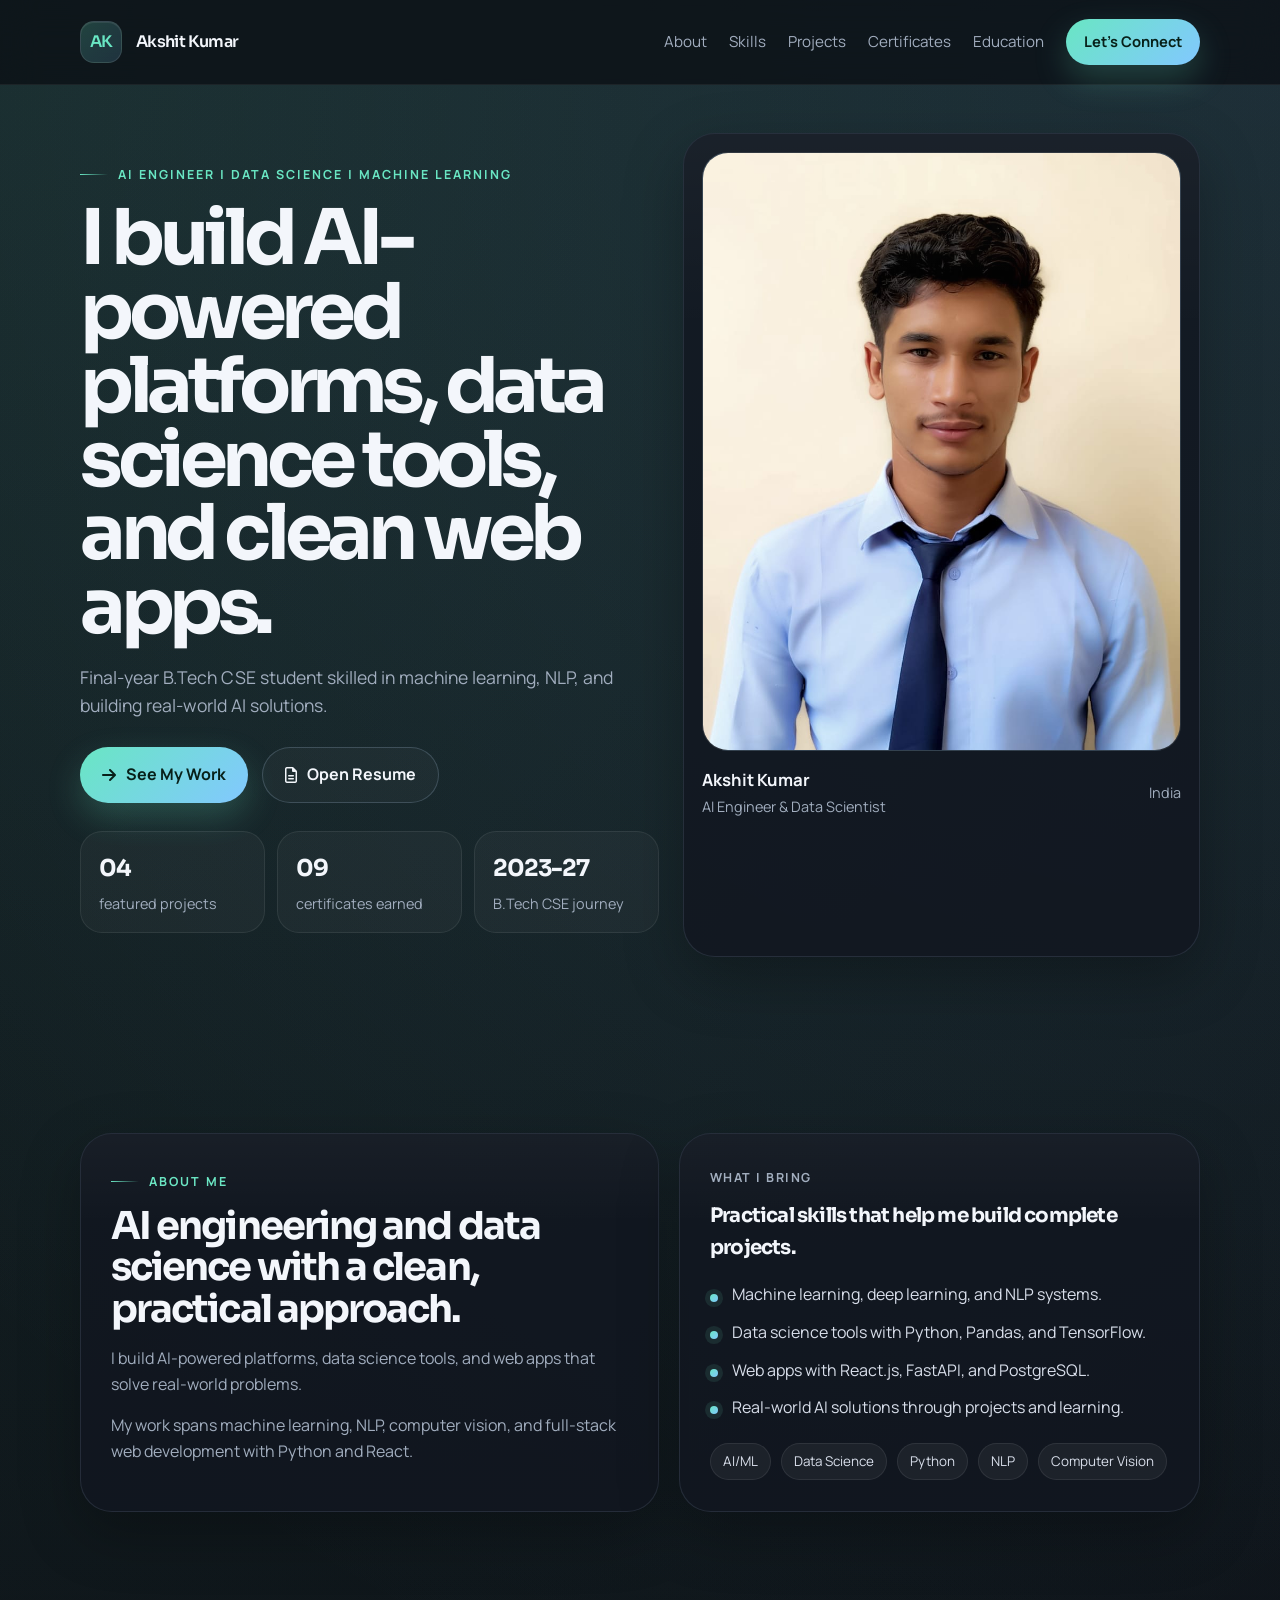
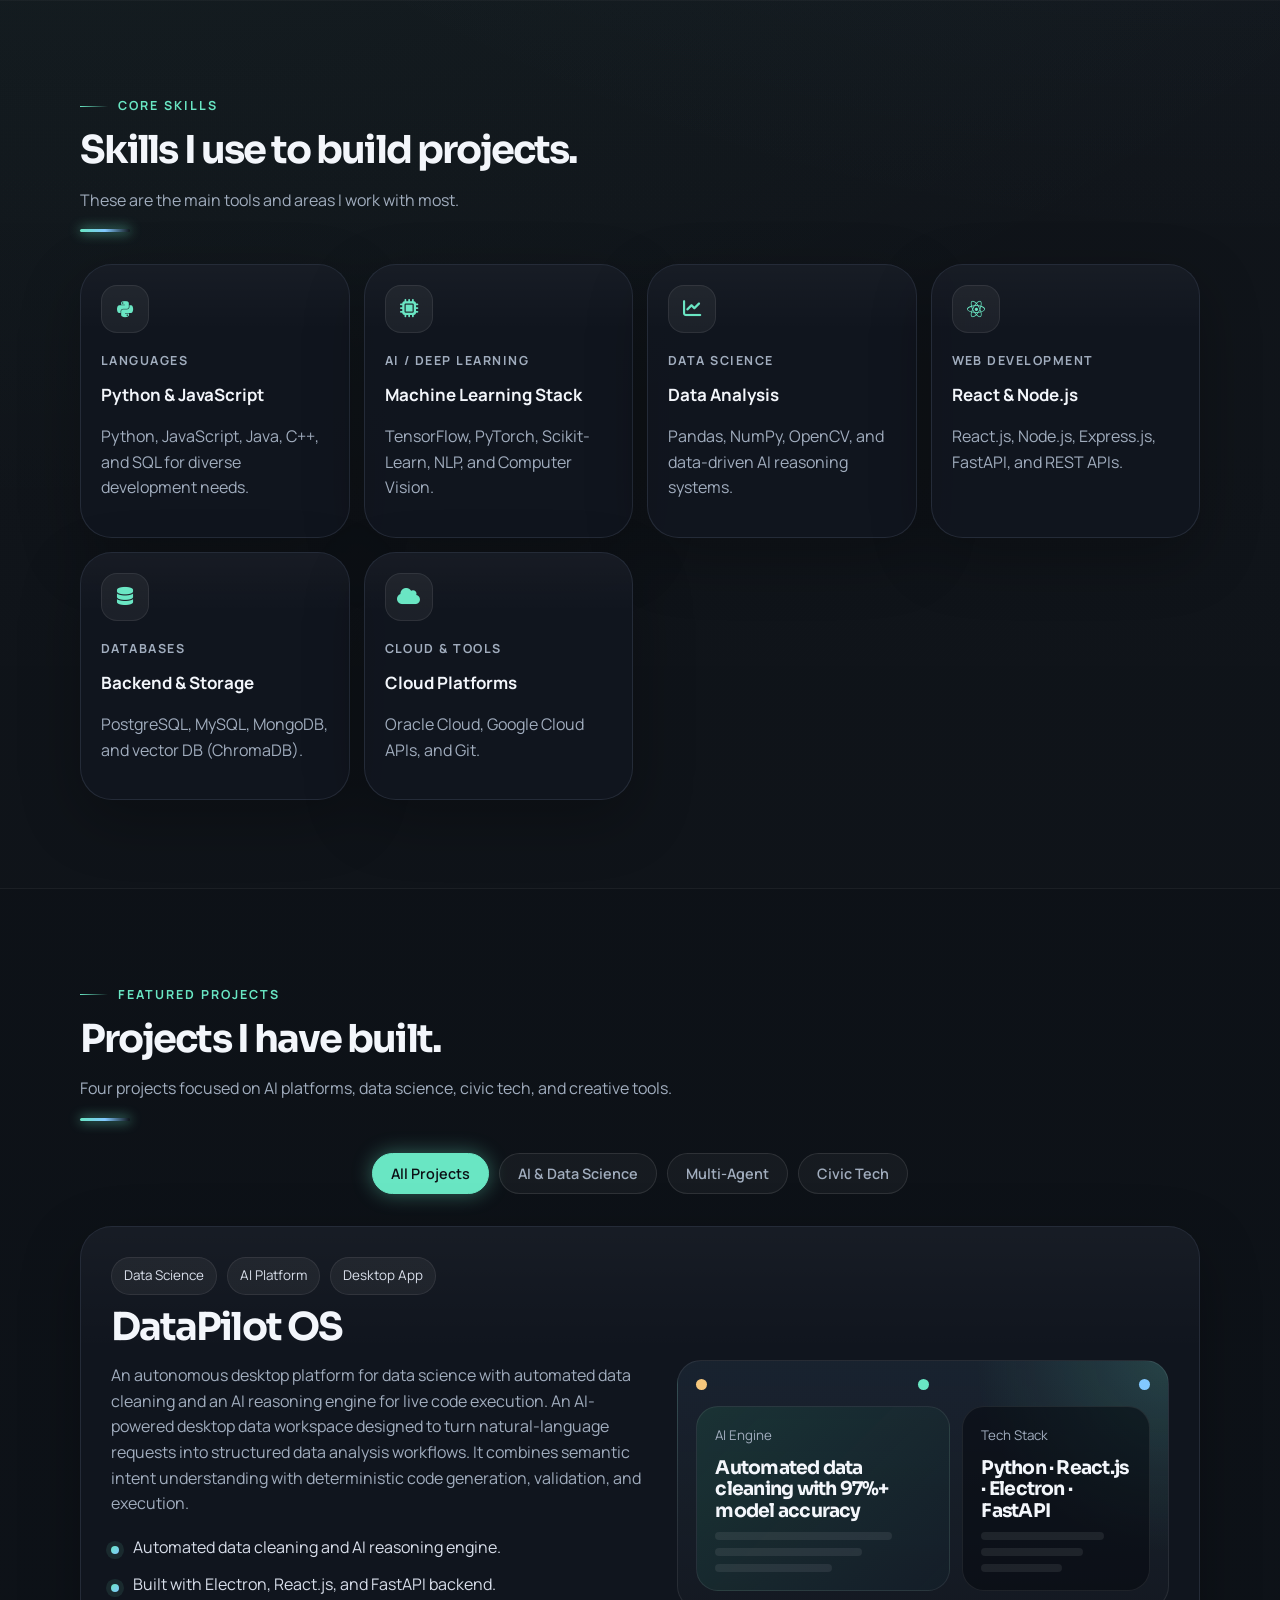
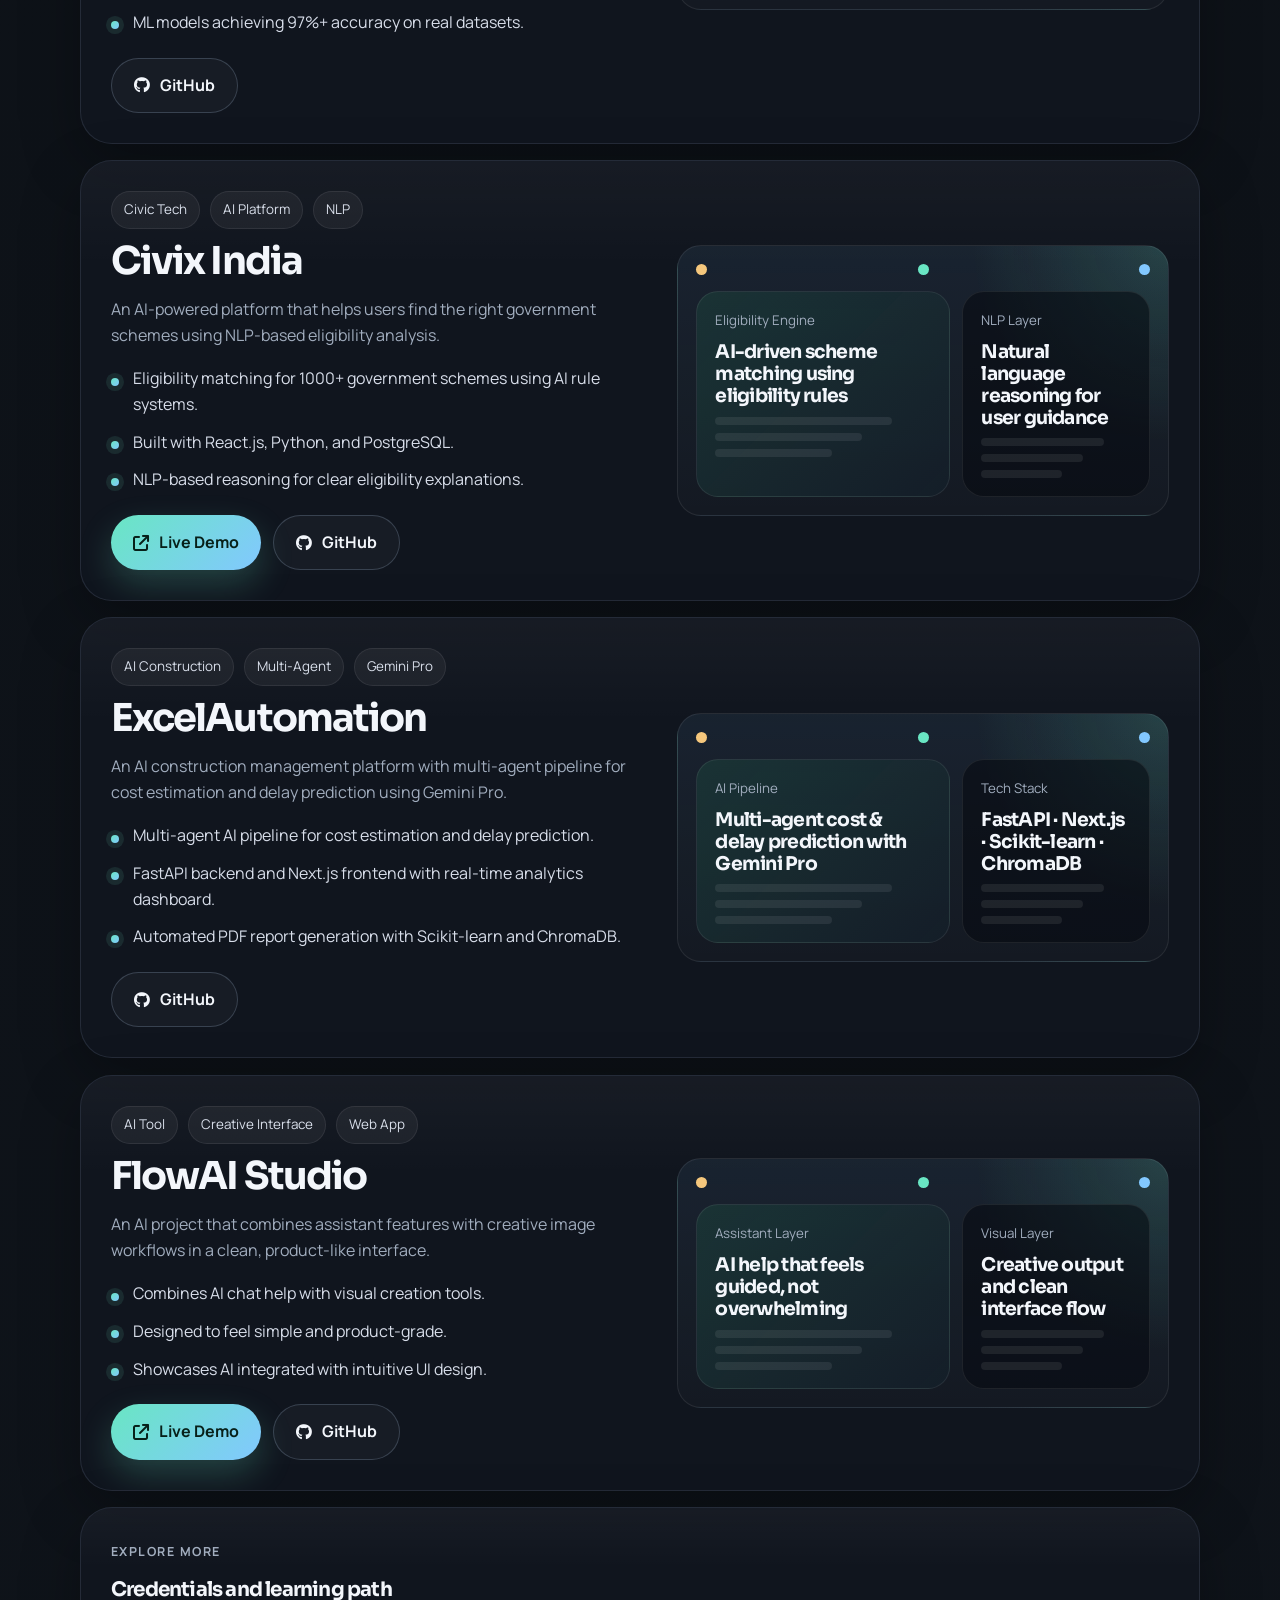
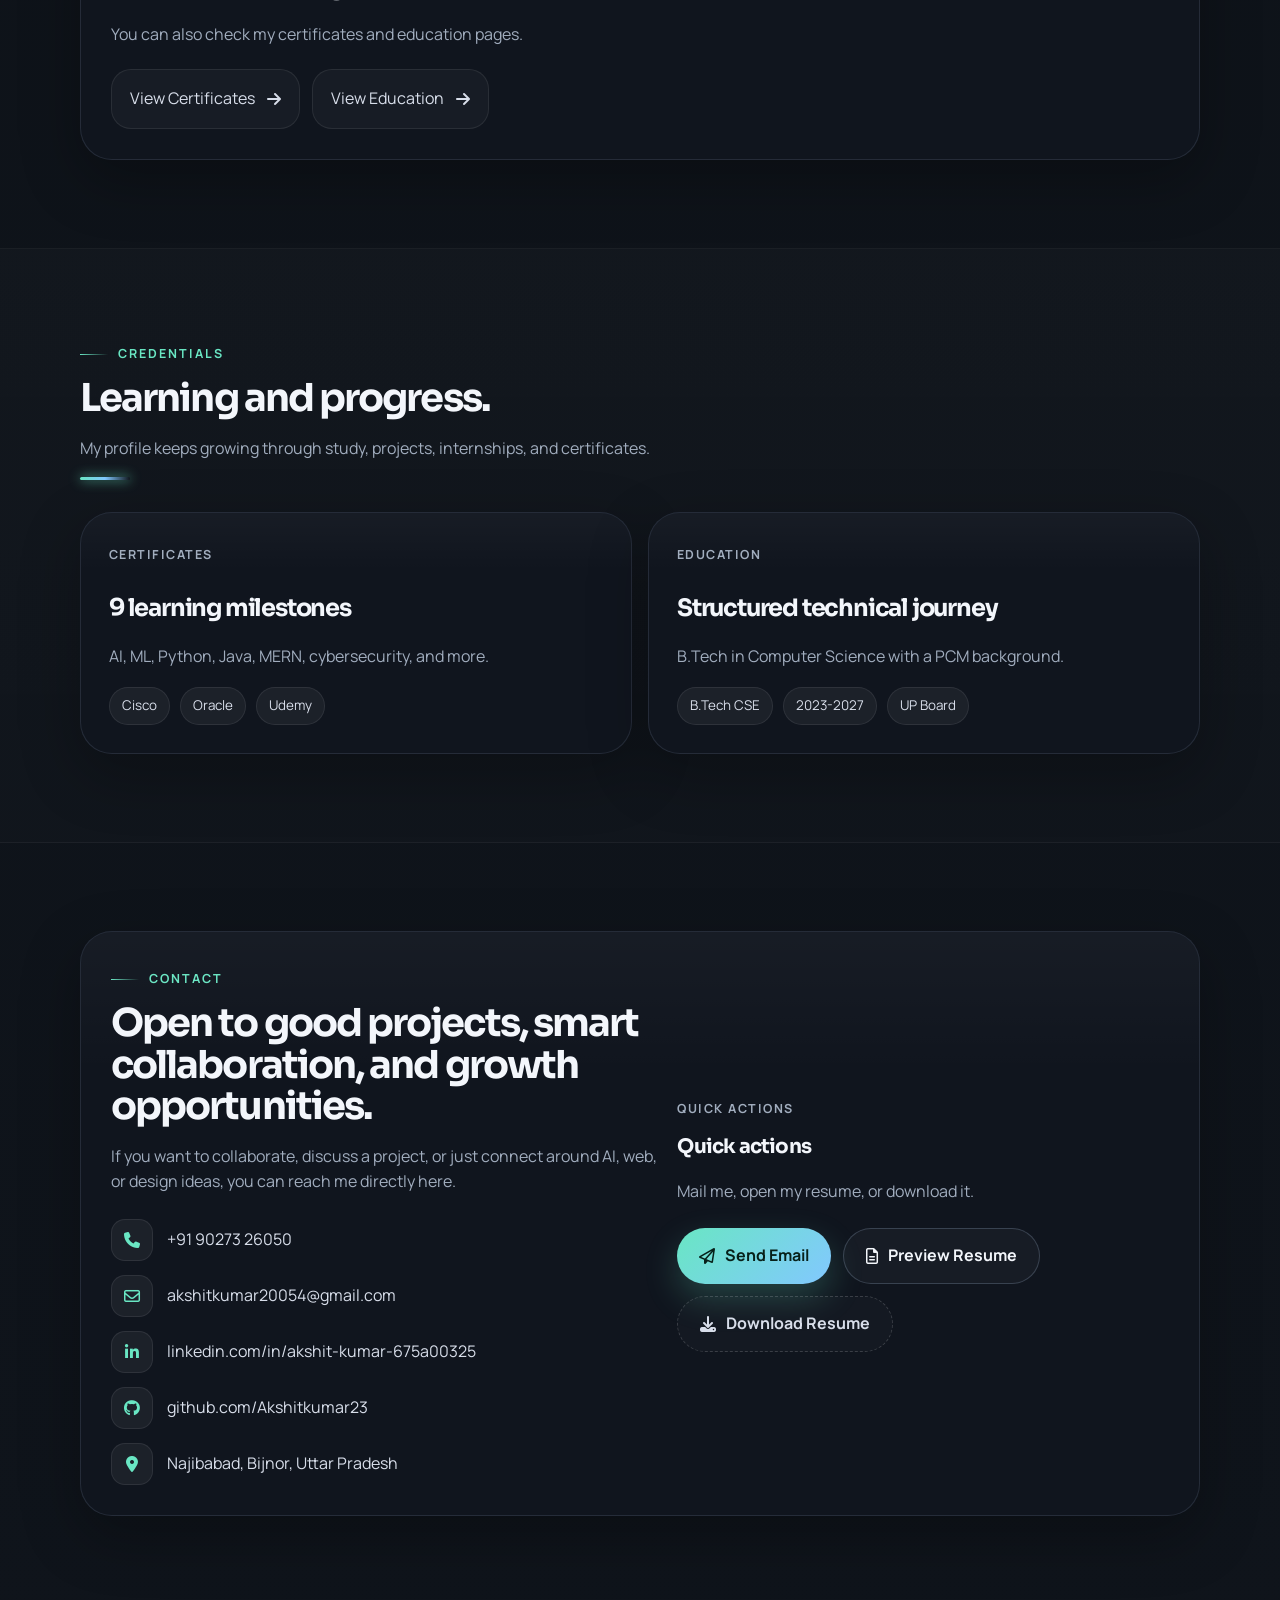
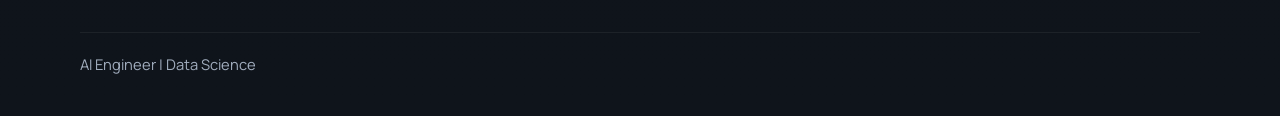
<file: index.html>
<!DOCTYPE html>
<html lang="en">

<head>
  <meta charset="UTF-8">
  <meta name="viewport" content="width=device-width, initial-scale=1.0">
  <meta name="description"
    content="Akshit Kumar is an AI Engineer building AI-powered platforms, data science tools, and web applications using Python, React.js, and machine learning.">
  <title>Akshit Kumar | AI Engineer &amp; Data Scientist</title>
  <link rel="preconnect" href="https://fonts.googleapis.com">
  <link rel="preconnect" href="https://fonts.gstatic.com" crossorigin>
  <link
    href="https://fonts.googleapis.com/css2?family=Manrope:wght@400;500;600;700;800&family=Sora:wght@500;600;700;800&display=swap"
    rel="stylesheet">
  <link rel="stylesheet" href="https://cdnjs.cloudflare.com/ajax/libs/font-awesome/6.5.2/css/all.min.css">
  <link rel="stylesheet" href="styles.css">
</head>

<body>
  <header class="site-header">
    <div class="container header-inner">
      <a href="index.html" class="brand" aria-label="Akshit Kumar portfolio home">
        <span class="brand-mark">AK</span>
        <span>Akshit Kumar</span>
      </a>

      <button class="menu-toggle" type="button" aria-expanded="false" aria-controls="site-nav" data-menu-toggle>
        <span></span>
        <span></span>
        <span></span>
      </button>

      <nav class="site-nav" id="site-nav" data-menu>
        <a class="nav-link" href="#about">About</a>
        <a class="nav-link" href="#skills">Skills</a>
        <a class="nav-link" href="#projects">Projects</a>
        <a class="nav-link" href="certificates.html">Certificates</a>
        <a class="nav-link" href="education.html">Education</a>
        <a class="button button-primary button-compact" href="#contact">Let's Connect</a>
      </nav>
    </div>
  </header>

  <main>
    <section class="section hero-section" id="home">
      <div class="container hero-layout">
        <div class="hero-copy reveal">
          <span class="eyebrow">AI Engineer | Data Science | Machine Learning</span>
          <h1 class="hero-title">I build AI-powered platforms, data science tools, and clean web apps.</h1>
          <p class="hero-description">
            Final-year B.Tech CSE student skilled in machine learning, NLP, and building real-world AI solutions.
          </p>

          <div class="hero-actions">
            <a class="button button-primary" href="#projects">
              <i class="fa-solid fa-arrow-right"></i>
              <span>See My Work</span>
            </a>
            <button class="button button-secondary" type="button" data-open-resume>
              <i class="fa-regular fa-file-lines"></i>
              <span>Open Resume</span>
            </button>
          </div>

          <div class="hero-stat-row">
            <div class="mini-stat">
              <strong>04</strong>
              <span>featured projects</span>
            </div>
            <div class="mini-stat">
              <strong>09</strong>
              <span>certificates earned</span>
            </div>
            <div class="mini-stat">
              <strong>2023-27</strong>
              <span>B.Tech CSE journey</span>
            </div>
          </div>
        </div>

        <div class="hero-stack reveal delay-1">
          <article class="panel hero-photo-panel tilt-card">
            <div class="hero-photo-wrap">
              <img src="photo/akshit.jpg" alt="Portrait of Akshit Kumar">
            </div>
            <div class="hero-photo-note">
              <div>
                <strong>Akshit Kumar</strong>
                <span>AI Engineer &amp; Data Scientist</span>
              </div>
              <span>India</span>
            </div>
          </article>

        </div>
      </div>
    </section>

    <section class="section" id="about">
      <div class="container about-grid">
        <article class="panel about-panel reveal">
          <span class="eyebrow">About Me</span>
          <h2 class="section-title">AI engineering and data science with a clean, practical approach.</h2>
          <p class="section-copy">
            I build AI-powered platforms, data science tools, and web apps that solve real-world problems.
          </p>
          <p class="section-copy">
            My work spans machine learning, NLP, computer vision, and full-stack web development with Python and React.
          </p>
        </article>

        <article class="panel highlight-panel reveal delay-1">
          <span class="skill-label">What I Bring</span>
          <h3>Practical skills that help me build complete projects.</h3>
          <ul class="feature-list">
            <li>Machine learning, deep learning, and NLP systems.</li>
            <li>Data science tools with Python, Pandas, and TensorFlow.</li>
            <li>Web apps with React.js, FastAPI, and PostgreSQL.</li>
            <li>Real-world AI solutions through projects and learning.</li>
          </ul>

          <div class="chip-row" style="margin-top: 22px;">
            <span class="chip">AI/ML</span>
            <span class="chip">Data Science</span>
            <span class="chip">Python</span>
            <span class="chip">NLP</span>
            <span class="chip">Computer Vision</span>
          </div>
        </article>
      </div>
    </section>

    <section class="section section-muted" id="skills">
      <div class="container">
        <div class="section-head reveal">
          <span class="eyebrow">Core Skills</span>
          <h2 class="section-title">Skills I use to build projects.</h2>
          <p class="section-copy">
            These are the main tools and areas I work with most.
          </p>
        </div>

        <div class="skill-grid">
          <article class="panel skill-card reveal">
            <div class="card-icon"><i class="fa-brands fa-python"></i></div>
            <span class="skill-label">Languages</span>
            <h3>Python &amp; JavaScript</h3>
            <p>Python, JavaScript, Java, C++, and SQL for diverse development needs.</p>
          </article>

          <article class="panel skill-card reveal delay-1">
            <div class="card-icon"><i class="fa-solid fa-microchip"></i></div>
            <span class="skill-label">AI / Deep Learning</span>
            <h3>Machine Learning Stack</h3>
            <p>TensorFlow, PyTorch, Scikit-Learn, NLP, and Computer Vision.</p>
          </article>

          <article class="panel skill-card reveal delay-2">
            <div class="card-icon"><i class="fa-solid fa-chart-line"></i></div>
            <span class="skill-label">Data Science</span>
            <h3>Data Analysis</h3>
            <p>Pandas, NumPy, OpenCV, and data-driven AI reasoning systems.</p>
          </article>

          <article class="panel skill-card reveal">
            <div class="card-icon"><i class="fa-brands fa-react"></i></div>
            <span class="skill-label">Web Development</span>
            <h3>React &amp; Node.js</h3>
            <p>React.js, Node.js, Express.js, FastAPI, and REST APIs.</p>
          </article>

          <article class="panel skill-card reveal delay-1">
            <div class="card-icon"><i class="fa-solid fa-database"></i></div>
            <span class="skill-label">Databases</span>
            <h3>Backend &amp; Storage</h3>
            <p>PostgreSQL, MySQL, MongoDB, and vector DB (ChromaDB).</p>
          </article>

          <article class="panel skill-card reveal delay-2">
            <div class="card-icon"><i class="fa-solid fa-cloud"></i></div>
            <span class="skill-label">Cloud &amp; Tools</span>
            <h3>Cloud Platforms</h3>
            <p>Oracle Cloud, Google Cloud APIs, and Git.</p>
          </article>
        </div>
      </div>
    </section>

    <section class="section" id="projects">
      <div class="container">
        <div class="section-head reveal">
          <span class="eyebrow">Featured Projects</span>
          <h2 class="section-title">Projects I have built.</h2>
          <p class="section-copy">
            Four projects focused on AI platforms, data science, civic tech, and creative tools.
          </p>
        </div>

        <div class="project-filter-row reveal">
          <button class="filter-btn is-active" type="button" data-filter="all">All Projects</button>
          <button class="filter-btn" type="button" data-filter="ai-ds">AI &amp; Data Science</button>
          <button class="filter-btn" type="button" data-filter="multi-agent">Multi-Agent</button>
          <button class="filter-btn" type="button" data-filter="civic-tech">Civic Tech</button>
        </div>

        <div class="project-showcase-stack">
          <article class="panel project-feature tilt-card reveal" data-category="ai-ds">
            <div>
              <div class="chip-row">
                <span class="chip">Data Science</span>
                <span class="chip">AI Platform</span>
                <span class="chip">Desktop App</span>
              </div>

              <h3>DataPilot OS</h3>
              <p class="section-copy">
                An autonomous desktop platform for data science with automated data cleaning and an AI reasoning engine
                for live code execution.
                An AI-powered desktop data workspace designed to turn natural-language requests into structured data analysis workflows. It combines semantic intent understanding with deterministic code generation, validation, and execution.
              </p>

              <ul class="feature-list">
                <li>Automated data cleaning and AI reasoning engine.</li>
                <li>Built with Electron, React.js, and FastAPI backend.</li>
                <li>ML models achieving 97%+ accuracy on real datasets.</li>
              </ul>

              <div class="project-actions">
                <a class="button button-secondary" href="https://github.com/Akshitkumar23" target="_blank"
                  rel="noreferrer">
                  <i class="fa-brands fa-github"></i>
                  <span>GitHub</span>
                </a>
              </div>
            </div>

            <div class="preview-window">
              <div class="preview-toolbar">
                <span class="preview-dot"></span>
                <span class="preview-dot"></span>
                <span class="preview-dot"></span>
              </div>
              <div class="preview-grid">
                <div class="preview-card accent">
                  <small>AI Engine</small>
                  <strong>Automated data cleaning with 97%+ model accuracy</strong>
                  <div class="preview-lines">
                    <span></span>
                    <span></span>
                    <span></span>
                  </div>
                </div>
                <div class="preview-card">
                  <small>Tech Stack</small>
                  <strong>Python · React.js · Electron · FastAPI</strong>
                  <div class="preview-lines">
                    <span></span>
                    <span></span>
                    <span></span>
                  </div>
                </div>
              </div>
            </div>
          </article>

          <article class="panel project-feature tilt-card reveal delay-1" data-category="civic-tech ai-ds">
            <div>
              <div class="chip-row">
                <span class="chip">Civic Tech</span>
                <span class="chip">AI Platform</span>
                <span class="chip">NLP</span>
              </div>

              <h3>Civix India</h3>
              <p class="section-copy">
                An AI-powered platform that helps users find the right government schemes using NLP-based eligibility
                analysis.
              </p>

              <ul class="feature-list">
                <li>Eligibility matching for 1000+ government schemes using AI rule systems.</li>
                <li>Built with React.js, Python, and PostgreSQL.</li>
                <li>NLP-based reasoning for clear eligibility explanations.</li>
              </ul>

              <div class="project-actions">
                <a class="button button-primary" href="https://civixai07.vercel.app" target="_blank" rel="noreferrer">
                  <i class="fa-solid fa-arrow-up-right-from-square"></i>
                  <span>Live Demo</span>
                </a>
                <a class="button button-secondary" href="https://github.com/Akshitkumar23/CivixAI.git" target="_blank"
                  rel="noreferrer">
                  <i class="fa-brands fa-github"></i>
                  <span>GitHub</span>
                </a>
              </div>
            </div>

            <div class="preview-window">
              <div class="preview-toolbar">
                <span class="preview-dot"></span>
                <span class="preview-dot"></span>
                <span class="preview-dot"></span>
              </div>
              <div class="preview-grid">
                <div class="preview-card accent">
                  <small>Eligibility Engine</small>
                  <strong>AI-driven scheme matching using eligibility rules</strong>
                  <div class="preview-lines">
                    <span></span>
                    <span></span>
                    <span></span>
                  </div>
                </div>
                <div class="preview-card">
                  <small>NLP Layer</small>
                  <strong>Natural language reasoning for user guidance</strong>
                  <div class="preview-lines">
                    <span></span>
                    <span></span>
                    <span></span>
                  </div>
                </div>
              </div>
            </div>
          </article>

          <article class="panel project-feature tilt-card reveal delay-2" data-category="multi-agent ai-ds">
            <div>
              <div class="chip-row">
                <span class="chip">AI Construction</span>
                <span class="chip">Multi-Agent</span>
                <span class="chip">Gemini Pro</span>
              </div>

              <h3>ExcelAutomation</h3>
              <p class="section-copy">
                An AI construction management platform with multi-agent pipeline for cost estimation and delay
                prediction using Gemini Pro.
              </p>

              <ul class="feature-list">
                <li>Multi-agent AI pipeline for cost estimation and delay prediction.</li>
                <li>FastAPI backend and Next.js frontend with real-time analytics dashboard.</li>
                <li>Automated PDF report generation with Scikit-learn and ChromaDB.</li>
              </ul>

              <div class="project-actions">
                <a class="button button-secondary" href="https://github.com/Akshitkumar23" target="_blank"
                  rel="noreferrer">
                  <i class="fa-brands fa-github"></i>
                  <span>GitHub</span>
                </a>
              </div>
            </div>

            <div class="preview-window">
              <div class="preview-toolbar">
                <span class="preview-dot"></span>
                <span class="preview-dot"></span>
                <span class="preview-dot"></span>
              </div>
              <div class="preview-grid">
                <div class="preview-card accent">
                  <small>AI Pipeline</small>
                  <strong>Multi-agent cost &amp; delay prediction with Gemini Pro</strong>
                  <div class="preview-lines">
                    <span></span>
                    <span></span>
                    <span></span>
                  </div>
                </div>
                <div class="preview-card">
                  <small>Tech Stack</small>
                  <strong>FastAPI · Next.js · Scikit-learn · ChromaDB</strong>
                  <div class="preview-lines">
                    <span></span>
                    <span></span>
                    <span></span>
                  </div>
                </div>
              </div>
            </div>
          </article>

          <article class="panel project-feature tilt-card reveal" data-category="ai-ds">
            <div>
              <div class="chip-row">
                <span class="chip">AI Tool</span>
                <span class="chip">Creative Interface</span>
                <span class="chip">Web App</span>
              </div>

              <h3>FlowAI Studio</h3>
              <p class="section-copy">
                An AI project that combines assistant features with creative image workflows in a clean, product-like
                interface.
              </p>

              <ul class="feature-list">
                <li>Combines AI chat help with visual creation tools.</li>
                <li>Designed to feel simple and product-grade.</li>
                <li>Showcases AI integrated with intuitive UI design.</li>
              </ul>

              <div class="project-actions">
                <a class="button button-primary" href="https://flowai-studio.onrender.com/" target="_blank"
                  rel="noreferrer">
                  <i class="fa-solid fa-arrow-up-right-from-square"></i>
                  <span>Live Demo</span>
                </a>
                <a class="button button-secondary" href="https://github.com/Akshitkumar23" target="_blank"
                  rel="noreferrer">
                  <i class="fa-brands fa-github"></i>
                  <span>GitHub</span>
                </a>
              </div>
            </div>

            <div class="preview-window">
              <div class="preview-toolbar">
                <span class="preview-dot"></span>
                <span class="preview-dot"></span>
                <span class="preview-dot"></span>
              </div>
              <div class="preview-grid">
                <div class="preview-card accent">
                  <small>Assistant Layer</small>
                  <strong>AI help that feels guided, not overwhelming</strong>
                  <div class="preview-lines">
                    <span></span>
                    <span></span>
                    <span></span>
                  </div>
                </div>
                <div class="preview-card">
                  <small>Visual Layer</small>
                  <strong>Creative output and clean interface flow</strong>
                  <div class="preview-lines">
                    <span></span>
                    <span></span>
                    <span></span>
                  </div>
                </div>
              </div>
            </div>
          </article>

          <article class="panel project-side reveal">
            <span class="skill-label">Explore More</span>
            <h3>Credentials and learning path</h3>
            <p>
              You can also check my certificates and education pages.
            </p>
            <div class="inline-actions">
              <a class="inline-card-link" href="certificates.html">
                <span>View Certificates</span>
                <i class="fa-solid fa-arrow-right"></i>
              </a>
              <a class="inline-card-link" href="education.html">
                <span>View Education</span>
                <i class="fa-solid fa-arrow-right"></i>
              </a>
            </div>
          </article>
        </div>
      </div>
    </section>

    <section class="section section-muted">
      <div class="container">
        <div class="section-head reveal">
          <span class="eyebrow">Credentials</span>
          <h2 class="section-title">Learning and progress.</h2>
          <p class="section-copy">
            My profile keeps growing through study, projects, internships, and certificates.
          </p>
        </div>

        <div class="credential-grid">
          <a href="certificates.html" class="panel credential-card reveal">
            <span class="skill-label">Certificates</span>
            <h3>9 learning milestones</h3>
            <p>
              AI, ML, Python, Java, MERN, cybersecurity, and more.
            </p>
            <div class="chip-row" style="margin-top: 18px;">
              <span class="chip">Cisco</span>
              <span class="chip">Oracle</span>
              <span class="chip">Udemy</span>
            </div>
          </a>

          <a href="education.html" class="panel credential-card reveal delay-1">
            <span class="skill-label">Education</span>
            <h3>Structured technical journey</h3>
            <p>
              B.Tech in Computer Science with a PCM background.
            </p>
            <div class="chip-row" style="margin-top: 18px;">
              <span class="chip">B.Tech CSE</span>
              <span class="chip">2023-2027</span>
              <span class="chip">UP Board</span>
            </div>
          </a>
        </div>
      </div>
    </section>

    <section class="section" id="contact">
      <div class="container">
        <article class="panel contact-panel reveal">
          <div>
            <span class="eyebrow">Contact</span>
            <h2 class="section-title">Open to good projects, smart collaboration, and growth opportunities.</h2>
            <p class="section-copy">
              If you want to collaborate, discuss a project, or just connect around AI, web, or design ideas, you can
              reach me directly here.
            </p>

            <ul class="contact-links">
              <li>
                <a href="tel:+919027326050">
                  <i class="fa-solid fa-phone"></i>
                  <span>+91 90273 26050</span>
                </a>
              </li>
              <li>
                <a href="mailto:akshitkumar20054@gmail.com">
                  <i class="fa-regular fa-envelope"></i>
                  <span>akshitkumar20054@gmail.com</span>
                </a>
              </li>
              <li>
                <a href="https://www.linkedin.com/in/akshit-kumar-675a00325" target="_blank" rel="noreferrer">
                  <i class="fa-brands fa-linkedin-in"></i>
                  <span>linkedin.com/in/akshit-kumar-675a00325</span>
                </a>
              </li>
              <li>
                <a href="https://github.com/Akshitkumar23" target="_blank" rel="noreferrer">
                  <i class="fa-brands fa-github"></i>
                  <span>github.com/Akshitkumar23</span>
                </a>
              </li>
              <li>
                <a href="https://maps.google.com/?q=Najibabad,Bijnor,Uttar+Pradesh" target="_blank" rel="noreferrer">
                  <i class="fa-solid fa-location-dot"></i>
                  <span>Najibabad, Bijnor, Uttar Pradesh</span>
                </a>
              </li>
            </ul>
          </div>

          <div>
            <span class="skill-label">Quick Actions</span>
            <h3>Quick actions</h3>
            <p class="muted">
              Mail me, open my resume, or download it.
            </p>

            <div class="contact-actions" style="margin-top: 24px;">
              <a class="button button-primary" href="mailto:akshitkumar20054@gmail.com">
                <i class="fa-regular fa-paper-plane"></i>
                <span>Send Email</span>
              </a>
              <button class="button button-secondary" type="button" data-open-resume>
                <i class="fa-regular fa-file-lines"></i>
                <span>Preview Resume</span>
              </button>
              <a class="button button-ghost" href="akshit_resume-1.pdf" download="Akshit-Kumar-Resume.pdf">
                <i class="fa-solid fa-download"></i>
                <span>Download Resume</span>
              </a>
            </div>
          </div>
        </article>
      </div>
    </section>
  </main>

  <footer class="site-footer">
    <div class="container footer-row">
      <span>AI Engineer | Data Science</span>
    </div>
  </footer>

  <div class="modal" id="resume-modal" aria-hidden="true">
    <div class="modal-backdrop" data-close-resume></div>
    <div class="modal-dialog resume-dialog">
      <div class="modal-header">
        <h2 id="resume-modal-title">Resume Preview</h2>
        <button class="modal-close" type="button" aria-label="Close resume preview" data-close-resume>
          <i class="fa-solid fa-xmark"></i>
        </button>
      </div>

      <div class="modal-body resume-body">
        <div class="resume-frame-wrap">
          <iframe class="resume-frame" src="akshit_resume-1.pdf#view=FitH" title="Akshit Kumar resume PDF preview">
          </iframe>
        </div>
      </div>

      <div class="modal-footer">
        <span class="modal-count">Preview, open, or download the latest PDF resume</span>
        <div class="modal-footer-actions">
          <a class="button button-secondary button-compact" href="akshit_resume-1.pdf" target="_blank" rel="noreferrer">
            <i class="fa-solid fa-up-right-from-square"></i>
            <span>Open PDF</span>
          </a>
          <a class="button button-primary button-compact" href="akshit_resume-1.pdf" download="Akshit-Kumar-Resume.pdf">
            <i class="fa-solid fa-download"></i>
            <span>Download Resume</span>
          </a>
        </div>
      </div>
    </div>
  </div>

  <!-- Copy Toast Notification -->
  <div class="toast-notification" id="copy-toast" aria-live="polite">
    <i class="fa-solid fa-circle-check" style="color: var(--accent);"></i>
    <span id="toast-message">Copied to Clipboard!</span>
  </div>

  <script src="portfolio.js"></script>
</body>

</html>
</file>
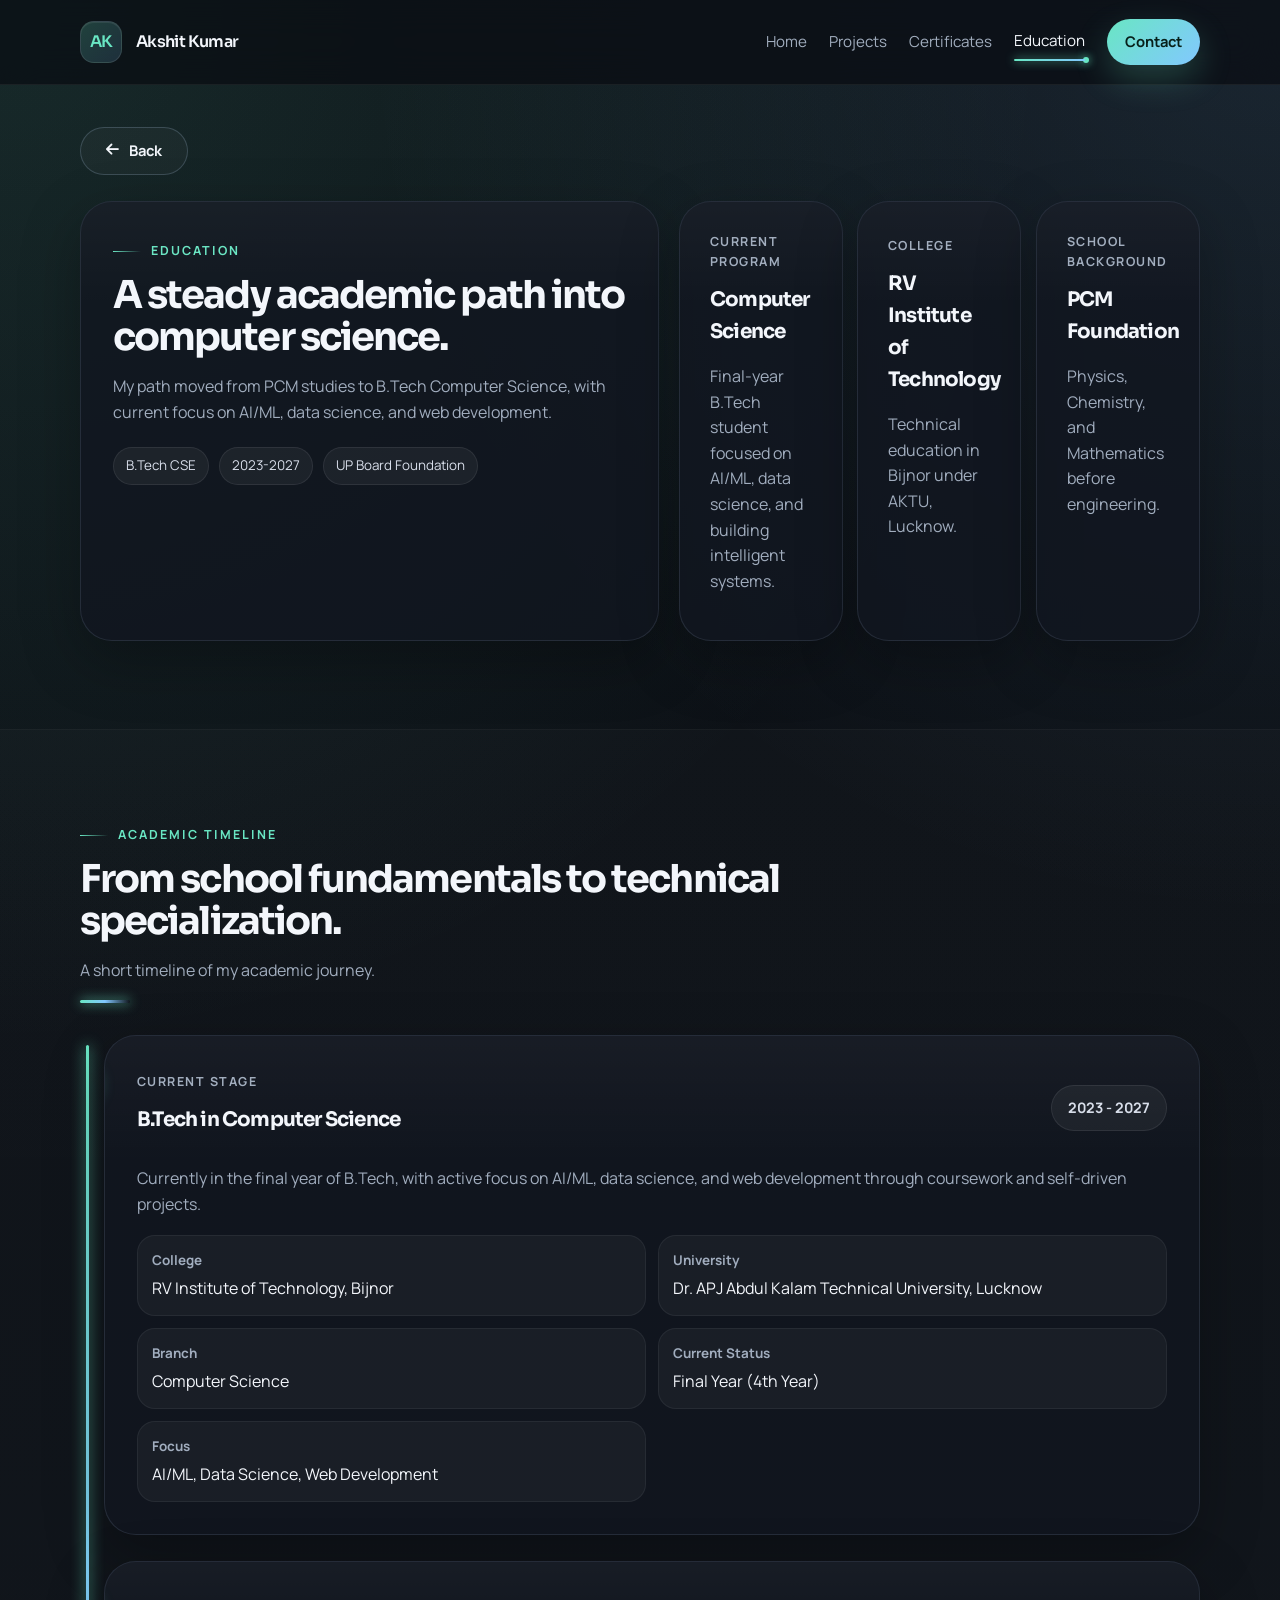
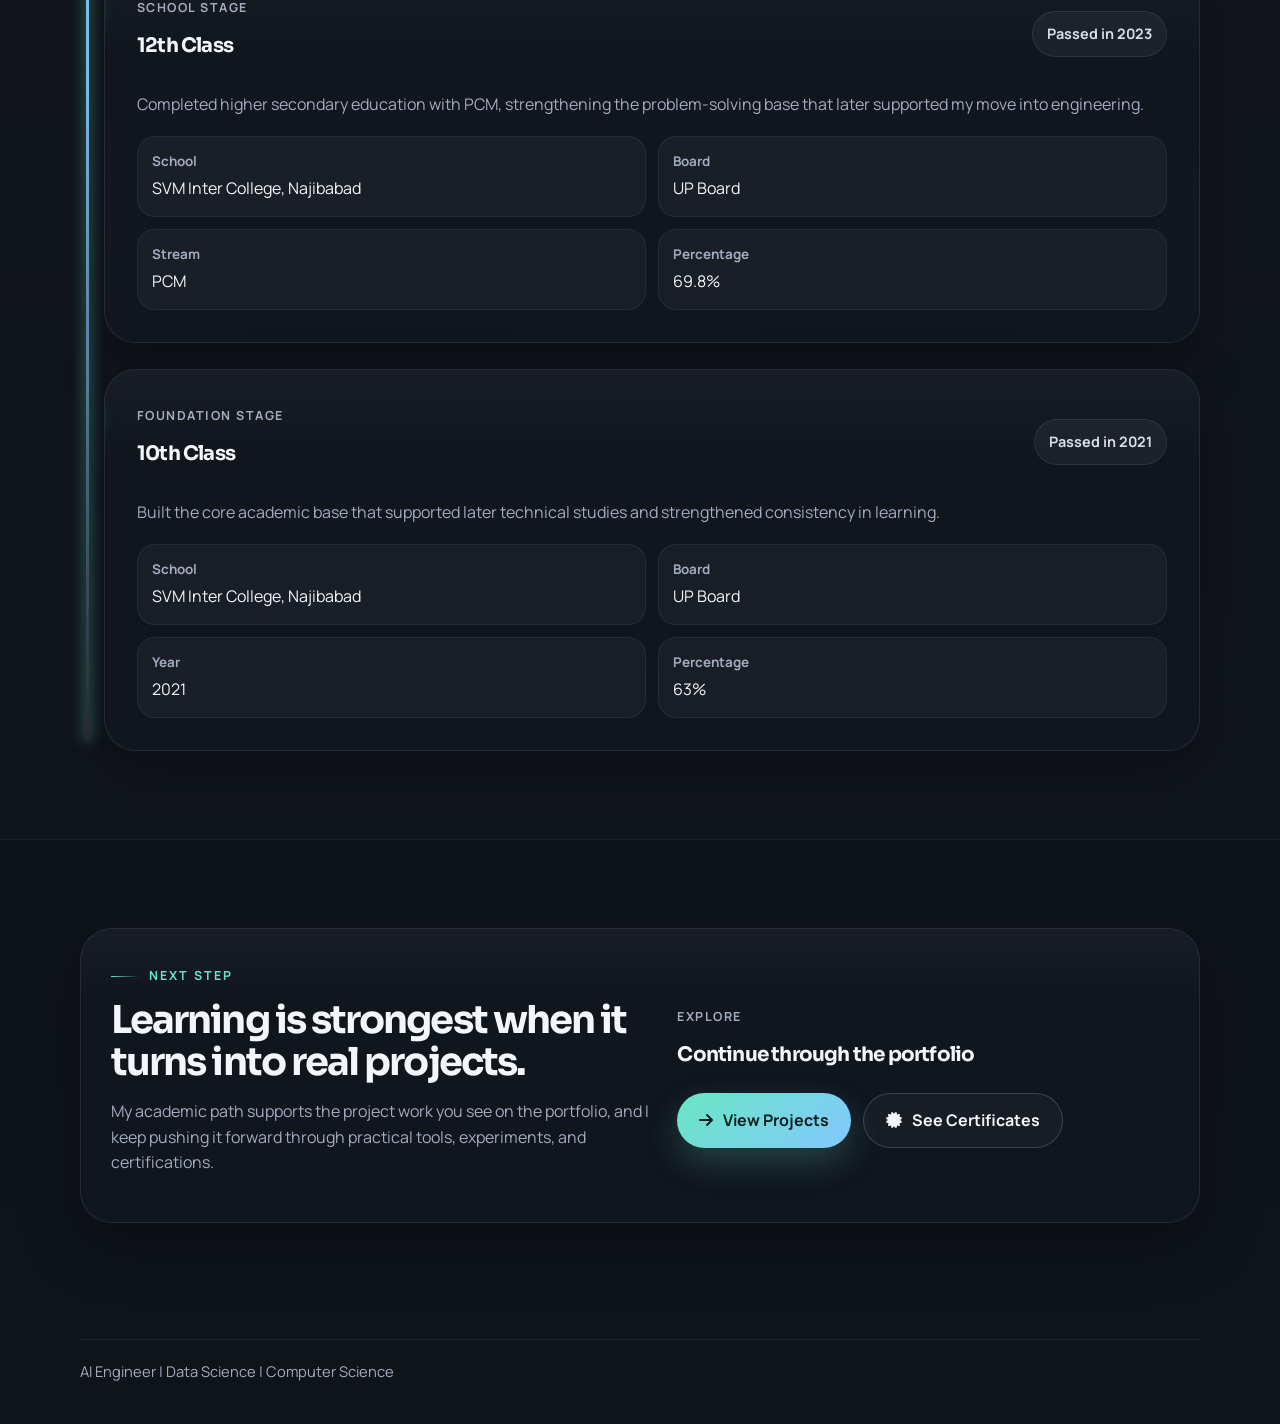
<file: education.html>
<!DOCTYPE html>
<html lang="en">
<head>
  <meta charset="UTF-8">
  <meta name="viewport" content="width=device-width, initial-scale=1.0">
  <meta name="description" content="Education journey of Akshit Kumar, including B.Tech Computer Science and school background.">
  <title>Education | Akshit Kumar - AI Engineer</title>
  <link rel="preconnect" href="https://fonts.googleapis.com">
  <link rel="preconnect" href="https://fonts.gstatic.com" crossorigin>
  <link href="https://fonts.googleapis.com/css2?family=Manrope:wght@400;500;600;700;800&family=Sora:wght@500;600;700;800&display=swap" rel="stylesheet">
  <link rel="stylesheet" href="https://cdnjs.cloudflare.com/ajax/libs/font-awesome/6.5.2/css/all.min.css">
  <link rel="stylesheet" href="styles.css">
</head>
<body>
  <header class="site-header">
    <div class="container header-inner">
      <a href="index.html" class="brand" aria-label="Back to portfolio home">
        <span class="brand-mark">AK</span>
        <span>Akshit Kumar</span>
      </a>

      <button class="menu-toggle" type="button" aria-expanded="false" aria-controls="site-nav" data-menu-toggle>
        <span></span>
        <span></span>
        <span></span>
      </button>

      <nav class="site-nav" id="site-nav" data-menu>
        <a class="nav-link" href="index.html">Home</a>
        <a class="nav-link" href="index.html#projects">Projects</a>
        <a class="nav-link" href="certificates.html">Certificates</a>
        <a class="nav-link" href="education.html" aria-current="page">Education</a>
        <a class="button button-primary button-compact" href="index.html#contact">Contact</a>
      </nav>
    </div>
  </header>

  <main>
    <section class="section page-hero">
      <div class="container page-hero-grid">
        <div class="page-back-wrap reveal">
          <button class="button button-secondary button-compact back-button" type="button" data-go-back>
            <i class="fa-solid fa-arrow-left"></i>
            <span>Back</span>
          </button>
        </div>

        <article class="panel page-hero-panel reveal">
          <span class="eyebrow">Education</span>
          <h1 class="section-title">A steady academic path into computer science.</h1>
          <p class="section-copy">
            My path moved from PCM studies to B.Tech Computer Science, with current focus on AI/ML, data science, and web development.
          </p>
          <div class="chip-row" style="margin-top: 22px;">
            <span class="chip">B.Tech CSE</span>
            <span class="chip">2023-2027</span>
            <span class="chip">UP Board Foundation</span>
          </div>
        </article>

        <div class="summary-grid reveal delay-1">
          <article class="panel summary-card tilt-card">
            <span class="meta-label">Current Program</span>
            <h3>Computer Science</h3>
            <p>Final-year B.Tech student focused on AI/ML, data science, and building intelligent systems.</p>
          </article>

          <article class="panel summary-card tilt-card">
            <span class="meta-label">College</span>
            <h3>RV Institute of Technology</h3>
            <p>Technical education in Bijnor under AKTU, Lucknow.</p>
          </article>

          <article class="panel summary-card tilt-card">
            <span class="meta-label">School Background</span>
            <h3>PCM Foundation</h3>
            <p>Physics, Chemistry, and Mathematics before engineering.</p>
          </article>
        </div>
      </div>
    </section>



    <section class="section section-muted">
      <div class="container">
        <div class="section-head reveal">
          <span class="eyebrow">Academic Timeline</span>
          <h2 class="section-title">From school fundamentals to technical specialization.</h2>
          <p class="section-copy">
            A short timeline of my academic journey.
          </p>
        </div>

        <div class="timeline">
          <article class="panel timeline-card tilt-card reveal">
            <div class="timeline-node-icon"><i class="fa-solid fa-graduation-cap"></i></div>
            <div class="timeline-top">
              <div>
                <span class="skill-label">Current Stage</span>
                <h3>B.Tech in Computer Science</h3>
              </div>
              <span class="timeline-year">2023 - 2027</span>
            </div>
            <p>
              Currently in the final year of B.Tech, with active focus on AI/ML, data science,
              and web development through coursework and self-driven projects.
            </p>
            <div class="detail-grid">
              <div class="detail-item">
                <strong>College</strong>
                <span>RV Institute of Technology, Bijnor</span>
              </div>
              <div class="detail-item">
                <strong>University</strong>
                <span>Dr. APJ Abdul Kalam Technical University, Lucknow</span>
              </div>
              <div class="detail-item">
                <strong>Branch</strong>
                <span>Computer Science</span>
              </div>
              <div class="detail-item">
                <strong>Current Status</strong>
                <span>Final Year (4th Year)</span>
              </div>
              <div class="detail-item">
                <strong>Focus</strong>
                <span>AI/ML, Data Science, Web Development</span>
              </div>
            </div>
          </article>

          <article class="panel timeline-card tilt-card reveal delay-1">
            <div class="timeline-node-icon"><i class="fa-solid fa-school"></i></div>
            <div class="timeline-top">
              <div>
                <span class="skill-label">School Stage</span>
                <h3>12th Class</h3>
              </div>
              <span class="timeline-year">Passed in 2023</span>
            </div>
            <p>
              Completed higher secondary education with PCM, strengthening the problem-solving base that later supported my move into engineering.
            </p>
            <div class="detail-grid">
              <div class="detail-item">
                <strong>School</strong>
                <span>SVM Inter College, Najibabad</span>
              </div>
              <div class="detail-item">
                <strong>Board</strong>
                <span>UP Board</span>
              </div>
              <div class="detail-item">
                <strong>Stream</strong>
                <span>PCM</span>
              </div>
              <div class="detail-item">
                <strong>Percentage</strong>
                <span>69.8%</span>
              </div>
            </div>
          </article>

          <article class="panel timeline-card tilt-card reveal delay-2">
            <div class="timeline-node-icon"><i class="fa-solid fa-book-bookmark"></i></div>
            <div class="timeline-top">
              <div>
                <span class="skill-label">Foundation Stage</span>
                <h3>10th Class</h3>
              </div>
              <span class="timeline-year">Passed in 2021</span>
            </div>
            <p>
              Built the core academic base that supported later technical studies and strengthened consistency in learning.
            </p>
            <div class="detail-grid">
              <div class="detail-item">
                <strong>School</strong>
                <span>SVM Inter College, Najibabad</span>
              </div>
              <div class="detail-item">
                <strong>Board</strong>
                <span>UP Board</span>
              </div>
              <div class="detail-item">
                <strong>Year</strong>
                <span>2021</span>
              </div>
              <div class="detail-item">
                <strong>Percentage</strong>
                <span>63%</span>
              </div>
            </div>
          </article>
        </div>
      </div>
    </section>

    <section class="section">
      <div class="container">
        <article class="panel contact-panel reveal">
          <div>
            <span class="eyebrow">Next Step</span>
            <h2 class="section-title">Learning is strongest when it turns into real projects.</h2>
            <p class="section-copy">
              My academic path supports the project work you see on the portfolio, and I keep pushing it forward through practical tools, experiments, and certifications.
            </p>
          </div>

          <div>
            <span class="skill-label">Explore</span>
            <h3>Continue through the portfolio</h3>
            <div class="contact-actions" style="margin-top: 22px;">
              <a class="button button-primary" href="index.html#projects">
                <i class="fa-solid fa-arrow-right"></i>
                <span>View Projects</span>
              </a>
              <a class="button button-secondary" href="certificates.html">
                <i class="fa-solid fa-certificate"></i>
                <span>See Certificates</span>
              </a>
            </div>
          </div>
        </article>
      </div>
    </section>
  </main>

  <footer class="site-footer">
    <div class="container footer-row">
      <span>AI Engineer | Data Science | Computer Science</span>
    </div>
  </footer>

  <script src="portfolio.js"></script>
</body>
</html>
</file>
<file: styles.css>
:root {
  --bg: #0c1015;
  --bg-soft: #121720;
  --panel: rgba(18, 23, 32, 0.82);
  --panel-strong: rgba(22, 28, 39, 0.94);
  --line: rgba(144, 164, 191, 0.16);
  --line-strong: rgba(144, 164, 191, 0.28);
  --text: #f3f6fb;
  --muted: #a1adbe;
  --soft: #d8deea;
  --accent: #69e6c3;
  --accent-2: #82c8ff;
  --accent-3: #f5c77c;
  --shadow: 0 20px 60px rgba(0, 0, 0, 0.28);
  --radius-xl: 32px;
  --radius-lg: 24px;
  --radius-md: 18px;
  --container: min(1120px, calc(100% - 32px));
}

*,
*::before,
*::after {
  box-sizing: border-box;
}

html {
  scroll-behavior: smooth;
}

body {
  margin: 0;
  min-height: 100vh;
  background:
    radial-gradient(circle at top left, rgba(105, 230, 195, 0.12), transparent 32%),
    radial-gradient(circle at top right, rgba(130, 200, 255, 0.12), transparent 28%),
    linear-gradient(180deg, #0c1015 0%, #0f141b 100%);
  color: var(--text);
  font-family: "Manrope", sans-serif;
  line-height: 1.6;
  position: relative;
}

body.cursor-glow-active .cursor-dot,
body.cursor-glow-active .cursor-ring {
  opacity: 1;
}

body::before {
  content: "";
  position: fixed;
  inset: 0;
  background-image:
    linear-gradient(rgba(255, 255, 255, 0.04) 1px, transparent 1px),
    linear-gradient(90deg, rgba(255, 255, 255, 0.04) 1px, transparent 1px);
  background-size: 52px 52px;
  mask-image: radial-gradient(circle at center, rgba(0, 0, 0, 0.6), transparent 80%);
  opacity: 0.18;
  pointer-events: none;
}

body.modal-open {
  overflow: hidden;
}

a {
  color: inherit;
  text-decoration: none;
}

img {
  display: block;
  max-width: 100%;
}

button,
input,
textarea {
  font: inherit;
}

button {
  border: 0;
  background: none;
  color: inherit;
  cursor: pointer;
}

::selection {
  background: rgba(105, 230, 195, 0.22);
  color: var(--text);
}

.container {
  width: var(--container);
  margin: 0 auto;
}

.section {
  padding: 88px 0;
  position: relative;
}

.section-muted {
  background: linear-gradient(180deg, rgba(255, 255, 255, 0.02), rgba(255, 255, 255, 0.01));
  border-top: 1px solid rgba(255, 255, 255, 0.04);
  border-bottom: 1px solid rgba(255, 255, 255, 0.04);
}

.site-header {
  position: sticky;
  top: 0;
  z-index: 40;
  backdrop-filter: blur(18px);
  background: rgba(9, 12, 18, 0.7);
  border-bottom: 1px solid rgba(255, 255, 255, 0.06);
}

.header-inner {
  min-height: 84px;
  display: flex;
  align-items: center;
  justify-content: space-between;
  gap: 20px;
}

.brand {
  display: inline-flex;
  align-items: center;
  gap: 14px;
  font-family: "Sora", sans-serif;
  font-weight: 600;
  letter-spacing: -0.04em;
}

.brand-mark {
  width: 42px;
  height: 42px;
  display: grid;
  place-items: center;
  border-radius: 14px;
  background: linear-gradient(135deg, rgba(105, 230, 195, 0.22), rgba(130, 200, 255, 0.16));
  border: 1px solid rgba(255, 255, 255, 0.1);
  color: var(--accent);
  box-shadow: inset 0 1px 0 rgba(255, 255, 255, 0.08);
}

.site-nav {
  display: flex;
  align-items: center;
  gap: 22px;
}

.nav-link {
  position: relative;
  color: var(--muted);
  font-size: 0.95rem;
  transition: color 180ms ease, transform 180ms ease;
}

.nav-link::after {
  content: "";
  position: absolute;
  left: 0;
  bottom: -8px;
  width: 100%;
  height: 2px;
  border-radius: 999px;
  background: linear-gradient(90deg, var(--accent), var(--accent-2));
  box-shadow: 0 0 10px var(--accent);
  transform: scaleX(0);
  transform-origin: left;
  transition: transform 250ms cubic-bezier(0.16, 1, 0.3, 1);
}

.nav-link::before {
  content: "";
  position: absolute;
  right: -4px;
  bottom: -10px;
  width: 6px;
  height: 6px;
  border-radius: 50%;
  background: var(--accent);
  box-shadow: 0 0 8px var(--accent);
  opacity: 0;
  transform: scale(0);
  transition: opacity 250ms ease, transform 250ms ease;
}

.nav-link:hover,
.nav-link[aria-current="page"] {
  color: var(--text);
  transform: translateY(-1px);
}

.nav-link:hover::after,
.nav-link[aria-current="page"]::after {
  transform: scaleX(1);
}

.nav-link:hover::before,
.nav-link[aria-current="page"]::before {
  opacity: 1;
  transform: scale(1);
}

.menu-toggle {
  display: none;
  width: 46px;
  height: 46px;
  border-radius: 14px;
  border: 1px solid var(--line);
  background: rgba(255, 255, 255, 0.03);
  align-items: center;
  justify-content: center;
  flex-direction: column;
  gap: 4px;
}

.menu-toggle span {
  display: block;
  width: 18px;
  height: 2px;
  border-radius: 999px;
  background: var(--text);
}

.eyebrow {
  display: inline-flex;
  align-items: center;
  gap: 10px;
  font-size: 0.78rem;
  letter-spacing: 0.16em;
  text-transform: uppercase;
  color: var(--accent);
  font-weight: 700;
}

.eyebrow::before {
  content: "";
  width: 28px;
  height: 1px;
  background: linear-gradient(90deg, var(--accent), transparent);
}

.section-head {
  max-width: 720px;
  margin-bottom: 32px;
  position: relative;
}

.section-head::after {
  content: "";
  display: block;
  width: 50px;
  height: 3px;
  margin-top: 14px;
  border-radius: 999px;
  background: linear-gradient(90deg, var(--accent), var(--accent-2), transparent);
  box-shadow: 0 0 12px var(--accent);
  transition: width 350ms cubic-bezier(0.16, 1, 0.3, 1), box-shadow 350ms ease;
}

.section-head:hover::after {
  width: 120px;
  box-shadow: 0 0 20px var(--accent);
}

.section-title {
  margin: 14px 0 12px;
  font-family: "Sora", sans-serif;
  font-size: clamp(2rem, 3vw, 3rem);
  line-height: 1.08;
  letter-spacing: -0.05em;
}

.section-copy,
.muted {
  color: var(--muted);
}

.panel {
  background: var(--panel);
  border: 1px solid var(--line);
  border-radius: var(--radius-xl);
  box-shadow: var(--shadow);
  position: relative;
  overflow: hidden;
}

.panel::after {
  content: "";
  position: absolute;
  inset: 0;
  background: linear-gradient(180deg, rgba(255, 255, 255, 0.03), transparent 24%);
  pointer-events: none;
}

.panel::before {
  content: "";
  position: absolute;
  top: 0;
  left: 0;
  width: 42%;
  height: 3px;
  border-radius: 999px;
  background: linear-gradient(
    90deg,
    transparent 0%,
    rgba(105, 230, 195, 0.35) 16%,
    var(--accent) 48%,
    var(--accent-2) 76%,
    transparent 100%
  );
  opacity: 0;
  transform: translateX(-170%);
  transition: opacity 220ms ease;
  pointer-events: none;
  z-index: 2;
  filter: drop-shadow(0 0 10px rgba(105, 230, 195, 0.35));
}

.mini-stat,
.metric-card,
.preview-card,
.detail-item,
.inline-card-link {
  position: relative;
  overflow: hidden;
}

.mini-stat::before,
.metric-card::before,
.preview-card::before,
.detail-item::before,
.inline-card-link::before {
  content: "";
  position: absolute;
  top: 0;
  left: 0;
  width: 42%;
  height: 3px;
  border-radius: 999px;
  background: linear-gradient(
    90deg,
    transparent 0%,
    rgba(105, 230, 195, 0.35) 16%,
    var(--accent) 48%,
    var(--accent-2) 76%,
    transparent 100%
  );
  opacity: 0;
  transform: translateX(-170%);
  pointer-events: none;
  z-index: 2;
  filter: drop-shadow(0 0 10px rgba(105, 230, 195, 0.35));
}

.panel:hover::before,
.mini-stat:hover::before,
.metric-card:hover::before,
.preview-card:hover::before,
.detail-item:hover::before,
.inline-card-link:hover::before {
  opacity: 1;
  animation: hoverLineSweep 1.15s ease-in-out infinite;
}

@keyframes hoverLineSweep {
  0% {
    transform: translateX(-170%);
  }

  100% {
    transform: translateX(340%);
  }
}

.button {
  display: inline-flex;
  align-items: center;
  justify-content: center;
  gap: 10px;
  border-radius: 999px;
  padding: 14px 22px;
  font-weight: 700;
  transition:
    transform 180ms ease,
    box-shadow 180ms ease,
    border-color 180ms ease,
    background 180ms ease;
}

.button:hover {
  transform: translateY(-2px);
  box-shadow: 0 16px 40px rgba(105, 230, 195, 0.14);
}

.button:disabled {
  opacity: 0.46;
  cursor: not-allowed;
  transform: none;
  box-shadow: none;
}

.button-primary {
  color: #072019;
  background: linear-gradient(135deg, var(--accent), var(--accent-2));
  box-shadow: 0 14px 34px rgba(105, 230, 195, 0.22);
}

.button-secondary {
  color: var(--text);
  border: 1px solid var(--line-strong);
  background: rgba(255, 255, 255, 0.03);
}

.button-ghost {
  color: var(--soft);
  border: 1px dashed rgba(255, 255, 255, 0.16);
  background: rgba(255, 255, 255, 0.02);
}

.button-compact {
  padding: 11px 18px;
  font-size: 0.92rem;
}

.chip-row,
.tag-list {
  display: flex;
  flex-wrap: wrap;
  gap: 10px;
}

.chip,
.tag {
  display: inline-flex;
  align-items: center;
  border-radius: 999px;
  padding: 7px 12px;
  background: rgba(255, 255, 255, 0.05);
  border: 1px solid rgba(255, 255, 255, 0.08);
  color: var(--soft);
  font-size: 0.84rem;
  transition: transform 180ms ease, border-color 180ms ease, background 180ms ease;
}

.chip:hover,
.tag:hover {
  transform: translateY(-2px);
  border-color: rgba(105, 230, 195, 0.3);
  background: rgba(255, 255, 255, 0.08);
}

.hero-section {
  padding-top: 48px;
}

.hero-layout {
  display: grid;
  grid-template-columns: minmax(0, 1.06fr) minmax(0, 0.94fr);
  gap: 20px;
  align-items: stretch;
}

.hero-copy {
  padding: 24px 4px 24px 0;
}

.hero-title {
  margin: 18px 0 18px;
  font-family: "Sora", sans-serif;
  font-size: clamp(2.8rem, 6vw, 5.6rem);
  line-height: 0.96;
  letter-spacing: -0.07em;
  max-width: 11ch;
}

.hero-description {
  max-width: 60ch;
  color: var(--muted);
  font-size: 1.1rem;
  margin-bottom: 28px;
}

.hero-actions {
  display: flex;
  flex-wrap: wrap;
  gap: 14px;
  margin-bottom: 28px;
}

.hero-stat-row {
  display: grid;
  grid-template-columns: repeat(3, minmax(0, 1fr));
  gap: 12px;
}

.mini-stat {
  position: relative;
  overflow: hidden;
  padding: 18px 18px 16px;
  border-radius: 22px;
  background: rgba(255, 255, 255, 0.035);
  border: 1px solid rgba(255, 255, 255, 0.08);
  transition: transform 180ms ease, border-color 180ms ease, background 180ms ease, box-shadow 180ms ease;
}

.mini-stat::before {
  content: "";
  position: absolute;
  top: 0;
  left: 0;
  width: 100%;
  height: 2px;
  background: linear-gradient(90deg, transparent, var(--accent), var(--accent-2), transparent);
  box-shadow: 0 0 10px var(--accent);
  opacity: 0;
  transition: opacity 250ms ease;
}

.mini-stat:hover {
  transform: translateY(-4px);
  border-color: rgba(105, 230, 195, 0.35);
  background: rgba(255, 255, 255, 0.05);
  box-shadow: 0 12px 30px rgba(0, 0, 0, 0.3), 0 0 20px rgba(105, 230, 195, 0.15);
}

.mini-stat:hover::before {
  opacity: 1;
}

.mini-stat strong {
  display: block;
  font-family: "Sora", sans-serif;
  font-size: 1.45rem;
  letter-spacing: -0.05em;
  margin-bottom: 4px;
}

.mini-stat span {
  color: var(--muted);
  font-size: 0.9rem;
}

.hero-stack {
  display: grid;
  gap: 18px;
}

.hero-photo-panel,
.hero-bento-panel,
.hero-insight-panel,
.about-panel,
.highlight-panel,
.skill-card,
.project-feature,
.project-side,
.credential-card,
.contact-panel,
.timeline-card,
.summary-card,
.certificate-card {
  transition:
    transform 180ms ease,
    border-color 180ms ease,
    background 180ms ease,
    box-shadow 180ms ease;
}

.hero-photo-panel:hover,
.hero-bento-panel:hover,
.hero-insight-panel:hover,
.about-panel:hover,
.highlight-panel:hover,
.skill-card:hover,
.project-feature:hover,
.project-side:hover,
.credential-card:hover,
.contact-panel:hover,
.timeline-card:hover,
.summary-card:hover,
.certificate-card:hover {
  transform: translateY(-4px);
  border-color: rgba(105, 230, 195, 0.26);
  box-shadow: 0 24px 60px rgba(0, 0, 0, 0.34);
}

.hero-photo-panel:hover::before,
.hero-bento-panel:hover::before,
.hero-insight-panel:hover::before,
.about-panel:hover::before,
.highlight-panel:hover::before,
.skill-card:hover::before,
.project-feature:hover::before,
.project-side:hover::before,
.credential-card:hover::before,
.contact-panel:hover::before,
.timeline-card:hover::before,
.summary-card:hover::before,
.certificate-card:hover::before {
  opacity: 1;
}

.hero-photo-panel {
  padding: 18px;
}

.hero-photo-wrap {
  aspect-ratio: 4 / 5;
  overflow: hidden;
  border-radius: 26px;
  background: linear-gradient(180deg, rgba(130, 200, 255, 0.14), rgba(255, 255, 255, 0.03));
  border: 1px solid rgba(255, 255, 255, 0.08);
}

.hero-photo-wrap img {
  width: 100%;
  height: 100%;
  object-fit: cover;
  transition: transform 260ms ease;
}

.hero-photo-panel:hover .hero-photo-wrap img {
  transform: scale(1.04);
}

.hero-photo-note {
  display: flex;
  align-items: center;
  justify-content: space-between;
  gap: 18px;
  padding-top: 16px;
}

.hero-photo-note strong {
  display: block;
  font-size: 1.05rem;
}

.hero-photo-note span {
  color: var(--muted);
  font-size: 0.9rem;
}

.hero-bento-panel {
  padding: 18px;
  display: grid;
  gap: 14px;
}

.hero-metric-grid {
  display: grid;
  grid-template-columns: repeat(2, minmax(0, 1fr));
  gap: 12px;
}

.metric-card {
  border-radius: 22px;
  border: 1px solid rgba(255, 255, 255, 0.08);
  background: rgba(255, 255, 255, 0.04);
  padding: 18px;
  transition: transform 180ms ease, border-color 180ms ease, background 180ms ease;
}

.metric-card:hover {
  transform: translateY(-4px);
  border-color: rgba(105, 230, 195, 0.26);
  background: rgba(255, 255, 255, 0.06);
}

.metric-card strong {
  display: block;
  font-family: "Sora", sans-serif;
  font-size: 1.4rem;
  letter-spacing: -0.05em;
}

.metric-card span {
  color: var(--muted);
  font-size: 0.9rem;
}

.hero-insight-panel {
  padding: 22px;
}

.hero-insight-panel h3,
.highlight-panel h3,
.project-side h3,
.contact-panel h3,
.timeline-card h3,
.summary-card h3,
.certificate-card h3 {
  margin: 0 0 12px;
  font-family: "Sora", sans-serif;
  font-size: 1.25rem;
  letter-spacing: -0.04em;
}

.preview-window {
  border-radius: 24px;
  padding: 18px;
  background:
    radial-gradient(circle at top right, rgba(105, 230, 195, 0.16), transparent 35%),
    linear-gradient(180deg, rgba(130, 200, 255, 0.08), rgba(255, 255, 255, 0.02));
  border: 1px solid rgba(255, 255, 255, 0.08);
}

.preview-toolbar {
  display: flex;
  gap: 8px;
  margin-bottom: 16px;
}

.preview-dot {
  width: 11px;
  height: 11px;
  border-radius: 999px;
  background: rgba(255, 255, 255, 0.22);
}

.preview-dot:nth-child(1) {
  background: #f5c77c;
}

.preview-dot:nth-child(2) {
  background: #69e6c3;
}

.preview-dot:nth-child(3) {
  background: #82c8ff;
}

.preview-grid {
  display: grid;
  grid-template-columns: 1.15fr 0.85fr;
  gap: 12px;
}

.preview-card {
  min-height: 124px;
  border-radius: 22px;
  padding: 18px;
  background: rgba(7, 10, 16, 0.56);
  border: 1px solid rgba(255, 255, 255, 0.08);
  transition: transform 180ms ease, border-color 180ms ease, background 180ms ease;
}

.preview-card.accent {
  background:
    linear-gradient(135deg, rgba(105, 230, 195, 0.16), rgba(130, 200, 255, 0.08)),
    rgba(7, 10, 16, 0.64);
}

.preview-card:hover {
  transform: translateY(-4px);
  border-color: rgba(105, 230, 195, 0.26);
}

.preview-card small {
  display: block;
  color: var(--muted);
  margin-bottom: 10px;
}

.preview-card strong {
  display: block;
  font-family: "Sora", sans-serif;
  font-size: 1.18rem;
  line-height: 1.15;
  letter-spacing: -0.04em;
  margin-bottom: 10px;
}

.preview-lines {
  display: grid;
  gap: 8px;
}

.preview-lines span {
  height: 8px;
  border-radius: 999px;
  background: rgba(255, 255, 255, 0.08);
}

.preview-lines span:nth-child(1) {
  width: 82%;
}

.preview-lines span:nth-child(2) {
  width: 68%;
}

.preview-lines span:nth-child(3) {
  width: 54%;
}

.about-grid,
.contact-panel,
.page-hero-grid,
.project-feature {
  display: grid;
  grid-template-columns: minmax(0, 1fr) minmax(0, 0.9fr);
  gap: 20px;
}

.about-panel,
.highlight-panel,
.project-side,
.contact-panel,
.page-hero-panel,
.summary-card {
  padding: 30px;
}

.feature-list {
  list-style: none;
  margin: 18px 0 0;
  padding: 0;
  display: grid;
  gap: 12px;
}

.feature-list li {
  position: relative;
  padding-left: 22px;
  color: var(--soft);
}

.feature-list li::before {
  content: "";
  position: absolute;
  left: 0;
  top: 0.7em;
  width: 8px;
  height: 8px;
  border-radius: 999px;
  background: linear-gradient(135deg, var(--accent), var(--accent-2));
  box-shadow: 0 0 0 5px rgba(105, 230, 195, 0.1);
}

.skill-grid,
.summary-grid,
.certificate-grid {
  display: grid;
  grid-template-columns: repeat(12, minmax(0, 1fr));
  gap: 14px;
}

.skill-card {
  grid-column: span 3;
  padding: 20px;
  min-height: 176px;
}

.card-icon {
  width: 48px;
  height: 48px;
  display: grid;
  place-items: center;
  border-radius: 16px;
  background: rgba(255, 255, 255, 0.05);
  border: 1px solid rgba(255, 255, 255, 0.08);
  color: var(--accent);
  font-size: 1.15rem;
  margin-bottom: 14px;
  transition: transform 180ms ease, background 180ms ease, border-color 180ms ease;
}

.skill-card:hover .card-icon,
.project-feature:hover .card-icon,
.project-side:hover .card-icon,
.credential-card:hover .card-icon {
  transform: translateY(-3px) scale(1.05);
  background: rgba(105, 230, 195, 0.12);
  border-color: rgba(105, 230, 195, 0.26);
}

.skill-card h3 {
  margin: 0 0 8px;
  font-size: 1.06rem;
}

.skill-card .skill-label {
  margin-bottom: 10px;
}

.skill-label,
.meta-label {
  display: inline-block;
  margin-bottom: 12px;
  color: var(--muted);
  font-size: 0.78rem;
  letter-spacing: 0.12em;
  text-transform: uppercase;
  font-weight: 700;
}

.skill-card p,
.project-side p,
.credential-card p,
.contact-panel p,
.timeline-card p,
.summary-card p,
.certificate-card p {
  color: var(--muted);
}

.project-layout {
  display: grid;
  grid-template-columns: minmax(0, 1.36fr) minmax(0, 0.64fr);
  gap: 16px;
}

.project-showcase-stack {
  display: grid;
  gap: 16px;
}

.project-feature {
  padding: 30px;
  align-items: center;
}

.project-feature h3 {
  margin: 12px 0 12px;
  font-family: "Sora", sans-serif;
  font-size: clamp(1.8rem, 3vw, 2.4rem);
  line-height: 1.06;
  letter-spacing: -0.05em;
}

.project-actions,
.inline-actions {
  display: flex;
  flex-wrap: wrap;
  gap: 12px;
  margin-top: 22px;
}

.project-side-stack {
  display: grid;
  gap: 16px;
}

.inline-card-link {
  display: flex;
  align-items: center;
  justify-content: space-between;
  gap: 12px;
  padding: 16px 18px;
  border-radius: 20px;
  border: 1px solid rgba(255, 255, 255, 0.08);
  background: rgba(255, 255, 255, 0.03);
  color: var(--soft);
}

.inline-card-link:hover {
  border-color: rgba(105, 230, 195, 0.24);
}

.credential-grid {
  display: grid;
  grid-template-columns: repeat(2, minmax(0, 1fr));
  gap: 16px;
}

.credential-card {
  display: block;
  padding: 28px;
}

.credential-card h3 {
  margin: 12px 0 8px;
  font-family: "Sora", sans-serif;
  font-size: 1.5rem;
  letter-spacing: -0.05em;
}

.contact-panel {
  align-items: center;
}

.contact-links {
  list-style: none;
  padding: 0;
  margin: 24px 0 0;
  display: grid;
  gap: 14px;
}

.contact-links a {
  display: flex;
  align-items: center;
  gap: 14px;
  color: var(--soft);
}

.contact-links i {
  width: 42px;
  height: 42px;
  display: grid;
  place-items: center;
  border-radius: 14px;
  background: rgba(255, 255, 255, 0.05);
  border: 1px solid rgba(255, 255, 255, 0.08);
  color: var(--accent);
}

.contact-actions {
  display: flex;
  flex-wrap: wrap;
  gap: 12px;
}

.site-footer {
  padding: 28px 0 40px;
  color: var(--muted);
  font-size: 0.92rem;
}

.footer-row {
  display: flex;
  align-items: center;
  justify-content: space-between;
  gap: 16px;
  border-top: 1px solid rgba(255, 255, 255, 0.06);
  padding-top: 20px;
}

.page-hero {
  padding-top: 42px;
}

.page-back-wrap {
  grid-column: 1 / -1;
  margin-bottom: 6px;
}

.page-hero-panel {
  padding: 32px;
}

.back-button {
  min-width: 108px;
}

.summary-card {
  grid-column: span 4;
}

/* Coursework Grid */
.coursework-grid {
  display: grid;
  grid-template-columns: repeat(12, minmax(0, 1fr));
  gap: 18px;
  margin-top: 32px;
}

.coursework-card {
  grid-column: span 4;
  padding: 24px;
}

.coursework-card h3 {
  margin: 10px 0 8px;
  font-family: "Sora", sans-serif;
  font-size: 1.18rem;
  letter-spacing: -0.02em;
}

.coursework-card p {
  color: var(--muted);
  font-size: 0.92rem;
  line-height: 1.6;
  margin: 0;
}

/* Enhanced Laser Timeline */
.timeline {
  display: grid;
  gap: 26px;
  position: relative;
  padding-left: 24px;
}

.timeline::before {
  content: "";
  position: absolute;
  left: 6px;
  top: 10px;
  bottom: 10px;
  width: 3px;
  background: linear-gradient(180deg, var(--accent) 0%, var(--accent-2) 50%, rgba(255, 255, 255, 0.1) 100%);
  box-shadow: 0 0 14px var(--accent);
  border-radius: 999px;
}

.timeline-card {
  padding: 32px;
  position: relative;
}

.timeline-node-icon {
  position: absolute;
  left: -44px;
  top: 30px;
  width: 38px;
  height: 38px;
  border-radius: 50%;
  background: #0f141b;
  border: 2px solid var(--accent);
  color: var(--accent);
  display: flex;
  align-items: center;
  justify-content: center;
  font-size: 0.95rem;
  box-shadow: 0 0 16px rgba(105, 230, 195, 0.4);
  transition: transform 250ms cubic-bezier(0.16, 1, 0.3, 1), box-shadow 250ms ease, background 250ms ease, color 250ms ease;
  z-index: 2;
}

.timeline-card:hover .timeline-node-icon {
  transform: scale(1.2);
  box-shadow: 0 0 25px rgba(105, 230, 195, 0.8);
  background: var(--accent);
  color: #0c1015;
}

.timeline-top {
  display: flex;
  align-items: center;
  justify-content: space-between;
  gap: 16px;
  margin-bottom: 18px;
}

.timeline-year {
  display: inline-flex;
  align-items: center;
  justify-content: center;
  min-width: 116px;
  padding: 10px 14px;
  border-radius: 999px;
  background: rgba(255, 255, 255, 0.05);
  border: 1px solid rgba(255, 255, 255, 0.08);
  color: var(--soft);
  font-size: 0.9rem;
  font-weight: 700;
}

.detail-grid {
  display: grid;
  grid-template-columns: repeat(2, minmax(0, 1fr));
  gap: 12px;
  margin-top: 18px;
}

.detail-item {
  border-radius: 18px;
  background: rgba(255, 255, 255, 0.04);
  border: 1px solid rgba(255, 255, 255, 0.06);
  padding: 14px;
}

.detail-item strong {
  display: block;
  font-size: 0.84rem;
  color: var(--muted);
  margin-bottom: 4px;
}

.certificate-card {
  grid-column: span 4;
  padding: 0;
  text-align: left;
  color: inherit;
}

.certificate-card:hover .certificate-thumb img {
  transform: scale(1.03);
}

.certificate-thumb {
  aspect-ratio: 16 / 10;
  overflow: hidden;
  background: rgba(255, 255, 255, 0.04);
}

.certificate-thumb img {
  width: 100%;
  height: 100%;
  object-fit: cover;
  transition: transform 180ms ease;
}

.certificate-content {
  padding: 22px;
}

.certificate-meta {
  color: var(--muted);
  font-size: 0.92rem;
  display: grid;
  gap: 4px;
  margin-bottom: 14px;
}

.modal {
  position: fixed;
  inset: 0;
  z-index: 90;
  display: none;
  align-items: center;
  justify-content: center;
  padding: 20px;
}

.cursor-dot,
.cursor-ring {
  position: fixed;
  top: 0;
  left: 0;
  pointer-events: none;
  z-index: 120;
  opacity: 0;
}

.cursor-dot {
  width: 12px;
  height: 12px;
  border-radius: 999px;
  background: var(--accent);
  box-shadow: 0 0 24px rgba(105, 230, 195, 0.4);
}

.cursor-ring {
  width: 42px;
  height: 42px;
  border-radius: 999px;
  border: 1px solid rgba(105, 230, 195, 0.35);
  background: radial-gradient(circle, rgba(105, 230, 195, 0.16), transparent 65%);
  transition: transform 160ms ease, border-color 160ms ease, background 160ms ease;
}

body.cursor-hovering .cursor-ring {
  transform: scale(1.28);
  border-color: rgba(130, 200, 255, 0.5);
  background: radial-gradient(circle, rgba(130, 200, 255, 0.18), transparent 70%);
}

.modal.is-open {
  display: flex;
}

.modal-backdrop {
  position: absolute;
  inset: 0;
  background: rgba(5, 7, 10, 0.78);
  backdrop-filter: blur(10px);
}

.modal-dialog {
  position: relative;
  width: min(1040px, 100%);
  max-height: min(90vh, 920px);
  background: var(--panel-strong);
  border: 1px solid rgba(255, 255, 255, 0.08);
  border-radius: 30px;
  overflow: hidden;
  box-shadow: 0 30px 80px rgba(0, 0, 0, 0.45);
}

.modal-header,
.modal-footer {
  display: flex;
  align-items: center;
  justify-content: space-between;
  gap: 16px;
  padding: 18px 22px;
  border-bottom: 1px solid rgba(255, 255, 255, 0.06);
}

.modal-footer {
  border-bottom: 0;
  border-top: 1px solid rgba(255, 255, 255, 0.06);
}

.modal-header h2 {
  margin: 0;
  font-family: "Sora", sans-serif;
  font-size: 1.25rem;
  letter-spacing: -0.04em;
}

.modal-body {
  overflow: auto;
  max-height: calc(90vh - 144px);
}

.modal-close {
  width: 42px;
  height: 42px;
  border-radius: 14px;
  display: grid;
  place-items: center;
  border: 1px solid rgba(255, 255, 255, 0.08);
  background: rgba(255, 255, 255, 0.03);
}

.modal-close:hover {
  transform: translateY(-1px);
}

.resume-body {
  padding: 20px;
  background: rgba(255, 255, 255, 0.02);
}

.resume-dialog {
  width: min(1180px, 100%);
}

.resume-frame-wrap {
  min-height: 72vh;
  border-radius: 24px;
  overflow: hidden;
  border: 1px solid rgba(255, 255, 255, 0.08);
  background:
    radial-gradient(circle at top right, rgba(130, 200, 255, 0.08), transparent 36%),
    rgba(255, 255, 255, 0.03);
}

.resume-frame {
  width: 100%;
  min-height: 72vh;
  border: 0;
  background: #fff;
}

.modal-title-group {
  display: flex;
  align-items: center;
  gap: 14px;
  flex-wrap: wrap;
}

.badge-verified {
  display: inline-flex;
  align-items: center;
  gap: 6px;
  padding: 4px 12px;
  border-radius: 999px;
  background: rgba(96, 165, 250, 0.12);
  border: 1px solid rgba(96, 165, 250, 0.3);
  color: #93c5fd;
  font-size: 0.82rem;
  font-weight: 600;
}

.certificate-dialog {
  width: min(1120px, 100%);
}

.certificate-modal-body {
  display: grid;
  grid-template-columns: minmax(0, 1.15fr) minmax(0, 0.85fr);
}

.certificate-modal-image {
  min-height: 420px;
  padding: 22px;
  background:
    radial-gradient(circle at top right, rgba(130, 200, 255, 0.12), transparent 45%),
    rgba(255, 255, 255, 0.02);
  border-right: 1px solid rgba(255, 255, 255, 0.06);
  display: flex;
  align-items: center;
  justify-content: center;
  position: relative;
  cursor: pointer;
  overflow: hidden;
}

.certificate-modal-image img {
  max-width: 100%;
  max-height: 65vh;
  border-radius: 16px;
  border: 1px solid rgba(255, 255, 255, 0.1);
  box-shadow: 0 16px 36px rgba(0, 0, 0, 0.4), 0 0 25px rgba(130, 200, 255, 0.08);
  transition: transform 300ms cubic-bezier(0.16, 1, 0.3, 1), filter 300ms ease, opacity 250ms ease;
}

.certificate-modal-image:hover img {
  transform: scale(1.02);
  box-shadow: 0 24px 48px rgba(0, 0, 0, 0.5), 0 0 35px rgba(130, 200, 255, 0.18);
}

.certificate-image-zoom-overlay {
  position: absolute;
  bottom: 30px;
  display: flex;
  align-items: center;
  gap: 8px;
  padding: 8px 16px;
  border-radius: 999px;
  background: rgba(15, 23, 42, 0.85);
  backdrop-filter: blur(8px);
  border: 1px solid rgba(255, 255, 255, 0.2);
  color: #fff;
  font-size: 0.85rem;
  font-weight: 600;
  opacity: 0;
  transform: translateY(8px);
  transition: opacity 250ms ease, transform 250ms ease;
  pointer-events: none;
}

.certificate-modal-image:hover .certificate-image-zoom-overlay {
  opacity: 1;
  transform: translateY(0);
}

.certificate-modal-content {
  padding: 26px;
}

.certificate-modal-content h3 {
  margin: 0 0 10px;
  font-family: "Sora", sans-serif;
  font-size: 1.7rem;
  letter-spacing: -0.05em;
  transition: opacity 200ms ease;
}

.certificate-modal-content p {
  color: var(--muted);
  line-height: 1.6;
}

.certificate-detail-note {
  margin-top: 20px;
  display: flex;
  gap: 10px;
  align-items: flex-start;
  padding: 14px 16px;
  border-radius: 18px;
  background: rgba(255, 255, 255, 0.04);
  border: 1px solid rgba(255, 255, 255, 0.08);
  color: var(--soft);
  font-size: 0.88rem;
}

.certificate-thumbnail-strip {
  display: flex;
  align-items: center;
  gap: 10px;
  padding: 14px 26px;
  background: rgba(0, 0, 0, 0.2);
  border-top: 1px solid rgba(255, 255, 255, 0.06);
  overflow-x: auto;
  scrollbar-width: thin;
}

.thumb-item {
  width: 58px;
  height: 42px;
  flex-shrink: 0;
  border-radius: 8px;
  overflow: hidden;
  border: 2px solid transparent;
  cursor: pointer;
  opacity: 0.5;
  transition: opacity 200ms ease, border-color 200ms ease, transform 200ms ease;
  background: rgba(255, 255, 255, 0.05);
}

.thumb-item img {
  width: 100%;
  height: 100%;
  object-fit: cover;
}

.thumb-item:hover {
  opacity: 0.85;
  transform: translateY(-2px);
}

.thumb-item.is-active {
  opacity: 1;
  border-color: #60a5fa;
  box-shadow: 0 0 12px rgba(96, 165, 250, 0.4);
}

.modal-nav {
  display: flex;
  gap: 10px;
}

.modal-footer-actions {
  display: flex;
  align-items: center;
  gap: 12px;
  flex-wrap: wrap;
}

.modal-count {
  color: var(--muted);
  font-size: 0.92rem;
  font-weight: 600;
}

/* Lightbox Modal */
.certificate-lightbox {
  position: fixed;
  inset: 0;
  z-index: 1200;
  display: flex;
  align-items: center;
  justify-content: center;
  padding: 24px;
  opacity: 0;
  visibility: hidden;
  transition: opacity 300ms ease, visibility 300ms ease;
}

.certificate-lightbox.is-open {
  opacity: 1;
  visibility: visible;
}

.lightbox-backdrop {
  position: absolute;
  inset: 0;
  background: rgba(5, 10, 20, 0.92);
  backdrop-filter: blur(12px);
}

.lightbox-content {
  position: relative;
  z-index: 2;
  max-width: 92vw;
  max-height: 90vh;
  display: flex;
  flex-direction: column;
  align-items: center;
}

.lightbox-close {
  position: absolute;
  top: -48px;
  right: 0;
  width: 40px;
  height: 40px;
  border-radius: 50%;
  background: rgba(255, 255, 255, 0.12);
  border: 1px solid rgba(255, 255, 255, 0.2);
  color: #fff;
  font-size: 1.2rem;
  display: flex;
  align-items: center;
  justify-content: center;
  cursor: pointer;
  transition: background 200ms ease;
}

.lightbox-close:hover {
  background: rgba(255, 255, 255, 0.25);
}

.lightbox-content img {
  max-width: 100%;
  max-height: 82vh;
  object-fit: contain;
  border-radius: 12px;
  box-shadow: 0 30px 60px rgba(0, 0, 0, 0.7);
  border: 1px solid rgba(255, 255, 255, 0.15);
}

.lightbox-caption {
  margin-top: 14px;
  color: var(--soft);
  font-size: 1rem;
  font-weight: 500;
  text-align: center;
}

.reveal {
  opacity: 0;
  transform: translateY(22px);
  transition:
    opacity 600ms ease,
    transform 600ms ease;
}

.reveal.is-visible {
  opacity: 1;
  transform: translateY(0);
}

.delay-1 {
  transition-delay: 100ms;
}

.delay-2 {
  transition-delay: 180ms;
}

.delay-3 {
  transition-delay: 260ms;
}

:focus-visible {
  outline: 3px solid rgba(130, 200, 255, 0.5);
  outline-offset: 2px;
}

@media (max-width: 1080px) {
  .skill-card,
  .summary-card,
  .certificate-card {
    grid-column: span 6;
  }

  .hero-layout,
  .project-layout,
  .page-hero-grid,
  .about-grid,
  .contact-panel {
    grid-template-columns: 1fr;
  }

  .project-feature {
    grid-template-columns: 1fr;
  }

  .resume-frame,
  .resume-frame-wrap {
    min-height: 62vh;
  }

  .certificate-modal-body {
    grid-template-columns: 1fr;
  }

  .certificate-modal-image {
    border-right: 0;
    border-bottom: 1px solid rgba(255, 255, 255, 0.06);
  }
}

@media (max-width: 900px) {
  .cursor-dot,
  .cursor-ring {
    display: none;
  }

  .menu-toggle {
    display: inline-flex;
  }

  .site-nav {
    position: absolute;
    top: calc(100% + 10px);
    left: 16px;
    right: 16px;
    display: none;
    flex-direction: column;
    align-items: stretch;
    gap: 14px;
    padding: 18px;
    border-radius: 24px;
    background: rgba(12, 16, 21, 0.96);
    border: 1px solid rgba(255, 255, 255, 0.08);
    box-shadow: var(--shadow);
  }

  .site-nav.is-open {
    display: flex;
  }

  .nav-link,
  .site-nav .button {
    width: 100%;
    justify-content: center;
  }

  .hero-title {
    max-width: 100%;
  }
}

@media (max-width: 760px) {
  .section {
    padding: 72px 0;
  }

  .header-inner {
    min-height: 76px;
  }

  .hero-stat-row,
  .credential-grid,
  .detail-grid,
  .preview-grid {
    grid-template-columns: 1fr;
  }

  .skill-card,
  .summary-card,
  .certificate-card {
    grid-column: span 12;
  }

  .page-hero-panel,
  .about-panel,
  .highlight-panel,
  .project-feature,
  .project-side,
  .contact-panel,
  .timeline-card {
    padding: 24px;
  }

  .timeline-top,
  .footer-row,
  .modal-header,
  .modal-footer {
    flex-direction: column;
    align-items: flex-start;
  }

  .modal-nav {
    width: 100%;
  }

  .modal-nav .button {
    flex: 1;
  }

  .modal-footer-actions {
    width: 100%;
  }
}

/* --- Advanced UI Enhancements & 3D Tilt Features --- */

/* 1. Header Status Pill */
.status-pill {
  display: inline-flex;
  align-items: center;
  gap: 8px;
  padding: 6px 14px;
  border-radius: 999px;
  background: rgba(105, 230, 195, 0.08);
  border: 1px solid rgba(105, 230, 195, 0.22);
  color: var(--accent);
  font-size: 0.82rem;
  font-weight: 600;
  letter-spacing: -0.01em;
}

.status-dot {
  width: 8px;
  height: 8px;
  border-radius: 50%;
  background: var(--accent);
  box-shadow: 0 0 10px var(--accent);
  animation: pulseDot 2s infinite ease-in-out;
}

@keyframes pulseDot {
  0%, 100% {
    transform: scale(1);
    opacity: 1;
  }
  50% {
    transform: scale(1.4);
    opacity: 0.5;
  }
}

/* 2. 3D Tilt Perspective Cards */
.tilt-card {
  perspective: 1400px;
  transform-style: preserve-3d;
  will-change: transform;
  transition: transform 400ms cubic-bezier(0.16, 1, 0.3, 1), box-shadow 300ms ease, border-color 300ms ease;
}

.tilt-card:hover {
  border-color: rgba(105, 230, 195, 0.3) !important;
  box-shadow: 0 20px 50px rgba(0, 0, 0, 0.45), 0 0 25px rgba(105, 230, 195, 0.12) !important;
}

/* 3. Button Shimmer & Icon Slide */
.button {
  position: relative;
  overflow: hidden;
}

.button::after {
  content: "";
  position: absolute;
  top: -50%;
  left: -60%;
  width: 50%;
  height: 200%;
  background: linear-gradient(
    90deg,
    transparent 0%,
    rgba(255, 255, 255, 0.25) 50%,
    transparent 100%
  );
  transform: rotate(25deg);
  opacity: 0;
  transition: opacity 200ms ease;
  pointer-events: none;
}

.button:hover::after {
  opacity: 1;
  animation: shimmerSweep 1.2s ease-in-out infinite;
}

@keyframes shimmerSweep {
  0% {
    left: -60%;
  }
  100% {
    left: 140%;
  }
}

.button i {
  transition: transform 200ms ease;
}

.button:hover i.fa-arrow-right,
.button:hover i.fa-arrow-up-right-from-square {
  transform: translateX(4px);
}

/* 4. Project Category Filter Tabs */
.project-filter-row {
  display: flex;
  align-items: center;
  justify-content: center;
  gap: 10px;
  flex-wrap: wrap;
  margin-bottom: 32px;
}

.filter-btn {
  padding: 8px 18px;
  border-radius: 999px;
  background: rgba(255, 255, 255, 0.04);
  border: 1px solid rgba(255, 255, 255, 0.1);
  color: var(--muted);
  font-size: 0.9rem;
  font-weight: 600;
  cursor: pointer;
  transition: all 250ms ease;
}

.filter-btn:hover {
  color: var(--text);
  background: rgba(255, 255, 255, 0.08);
  border-color: rgba(255, 255, 255, 0.2);
}

.filter-btn.is-active {
  color: #0c1015;
  background: var(--accent);
  border-color: var(--accent);
  box-shadow: 0 0 20px rgba(105, 230, 195, 0.4);
}

/* 5. Project Preview Window & Terminal Mode Switch */
.preview-toolbar {
  display: flex;
  align-items: center;
  justify-content: space-between;
}

.preview-mode-switch {
  display: flex;
  align-items: center;
  gap: 4px;
  padding: 3px;
  border-radius: 8px;
  background: rgba(0, 0, 0, 0.3);
  border: 1px solid rgba(255, 255, 255, 0.08);
}

.mode-tab {
  padding: 4px 10px;
  border-radius: 6px;
  font-size: 0.78rem;
  font-weight: 600;
  color: var(--muted);
  cursor: pointer;
  display: inline-flex;
  align-items: center;
  gap: 6px;
  transition: all 180ms ease;
}

.mode-tab:hover {
  color: var(--text);
}

.mode-tab.is-active {
  background: rgba(255, 255, 255, 0.12);
  color: var(--text);
  border: 1px solid rgba(255, 255, 255, 0.15);
}

.preview-terminal-view {
  display: none;
  background: #080c11;
  padding: 16px;
  border-radius: 12px;
  font-family: "Courier New", Courier, monospace;
  font-size: 0.84rem;
  color: #94a3b8;
  line-height: 1.6;
  border: 1px solid rgba(255, 255, 255, 0.06);
}

.preview-terminal-view.is-active {
  display: block;
}

.preview-terminal-view .cmd-line {
  color: var(--accent);
  margin-bottom: 6px;
}

.preview-terminal-view .output-line {
  color: #cbd5e1;
}

/* 6. Copy Toast Notification */
.toast-notification {
  position: fixed;
  bottom: 28px;
  right: 28px;
  z-index: 1300;
  display: flex;
  align-items: center;
  gap: 10px;
  padding: 12px 22px;
  border-radius: 999px;
  background: rgba(15, 23, 42, 0.92);
  backdrop-filter: blur(12px);
  border: 1px solid rgba(105, 230, 195, 0.35);
  color: var(--text);
  font-size: 0.92rem;
  font-weight: 600;
  box-shadow: 0 20px 40px rgba(0, 0, 0, 0.5), 0 0 25px rgba(105, 230, 195, 0.2);
  opacity: 0;
  transform: translateY(20px) scale(0.95);
  transition: opacity 300ms cubic-bezier(0.16, 1, 0.3, 1), transform 300ms cubic-bezier(0.16, 1, 0.3, 1);
  pointer-events: none;
}

.toast-notification.is-visible {
  opacity: 1;
  transform: translateY(0) scale(1);
}

@media (prefers-reduced-motion: reduce) {
  html {
    scroll-behavior: auto;
  }

  *,
  *::before,
  *::after {
    animation: none !important;
    transition: none !important;
  }

  .reveal {
    opacity: 1;
    transform: none;
  }

  .cursor-dot,
  .cursor-ring {
    display: none;
  }
}
</file>
